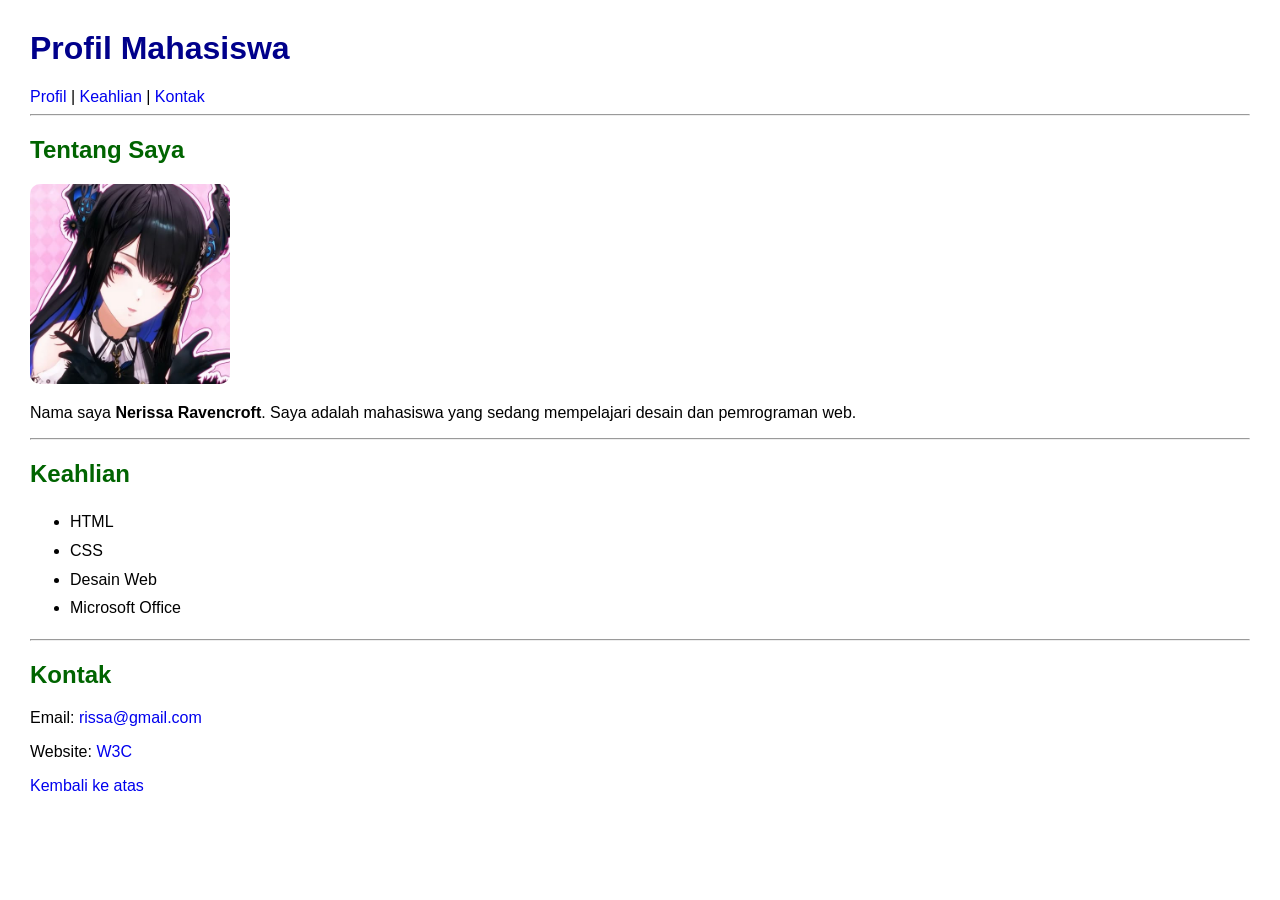
<file: Pertemuan2/index.html>
<!DOCTYPE html>
<html Lang="id">
<head>
    <meta charset="UTF-8">
    <meta nome="viewport" content="width=device-width, initial-scale=1.0">
    <title>Profil Mahasiswa</title>
    <link rel="stylesheet" href="css/style.css">
</head>
<body>
    <!-- Bagian judul halaman -->
    <header id="beranda">
        <h1>Profil Mahasiswa</h1>
        <nav>
            <a href="#profil">Profil</a> |
            <a href="#keahlian">Keahlian</a> |
            <a href="#kontak">Kontak</a>
        </nav>
    </header>
    <hr>
    <!-- Bagian profil -->
    <section id="profil">
        <h2>Tentang Saya</h2>
        <img
            src="images/rissa.jpg"
            alt="Foto profil mahasiswa"
            width="200"
            title="Foto Profil Mahasiswa">
        <p>
            Nama saya <strong>Nerissa Ravencroft</strong>.
            Saya adalah mahasiswa yang sedang mempelajari
            desain dan pemrograman web.
        </p>
    </section>
    <hr>
    <!-- Daftar keahlian -->
    <section id="keahlian">
        <h2>Keahlian</h2>
        <ul class="daftar-keahlian">
            <li>HTML</li>
            <li>CSS</li>
            <li>Desain Web</li>
            <li>Microsoft Office</li>
        </ul>
    </section>
    <hr>
    <!-- Bagian kontak -->
<section id="kontak">
    <h2>Kontak</h2>
    <p>
        Email:
        <a href="mailto:rissa@gmail.com">
        rissa@gmail.com
        </a>
    </p>
    <p>
    Website:
    <a href="https://www.w3.org/"
        target="_blank"
        title="Kunjungi website W3C">
        W3C
    </a>
    </p>
    <p>
        <a href="#beranda">
            Kembali ke atas
        </a>
    </p>
    </section>
</body>
</html>
</file>
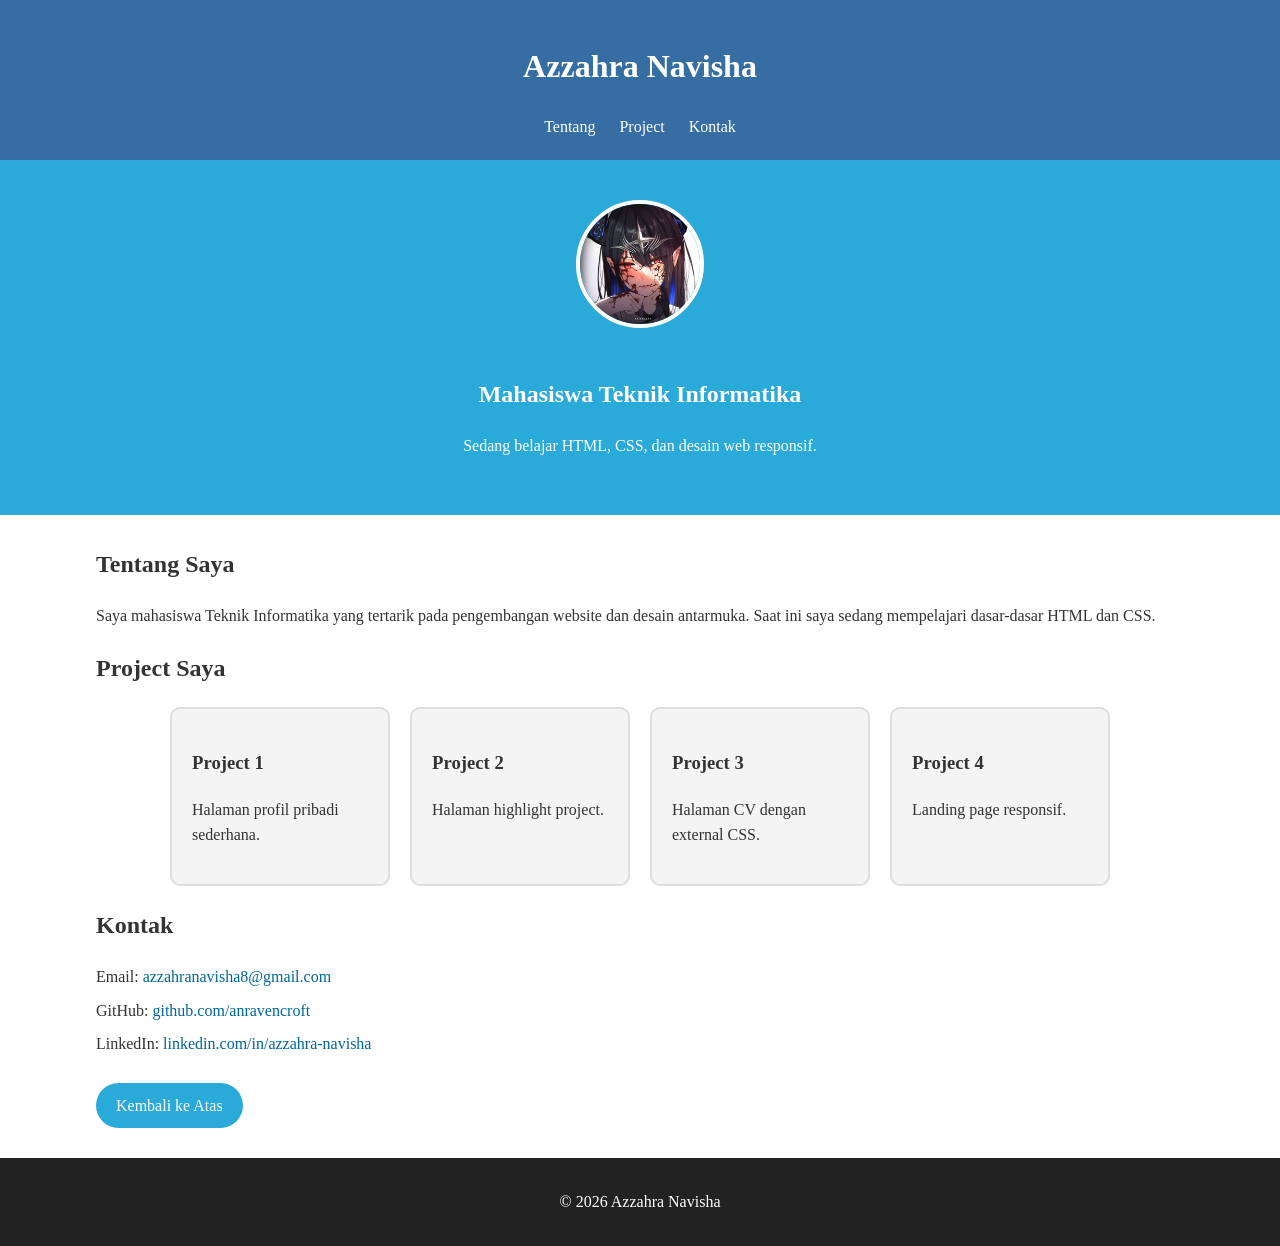
<file: Pertemuan4/index.html>
<!DOCTYPE html>
<html lang="id">

<head>
    <meta charset="UTF-8">
    <meta name="viewport" content="width=device-width, initial-scale=1.0">
    <title>Mini Portfolio</title>
    <link rel="stylesheet" href="css/style.css">
</head>

<body>
    <!-- Elemen Semantik: header -->
    <header>
        <h1>Azzahra Navisha</h1>
        <nav>
            <a href="#tentang">Tentang</a>
            <a href="#project">Project</a>
            <a href="#kontak">Kontak</a>
        </nav>
    </header>

    <!-- id: elemen unik, berisi foto profil -->
    <section id="hero">
        <img class="foto-profil" src="images/F-VbwlOakAAbRek.jpg" alt="Foto Profil Azzahra Navisha">
        <h2>Mahasiswa Teknik Informatika</h2>
        <p>Sedang belajar HTML, CSS, dan desain web responsif.</p>
    </section>

    <main>
        <section id="tentang">
            <h2>Tentang Saya</h2>
            <p>Saya mahasiswa Teknik Informatika yang tertarik pada pengembangan website dan desain antarmuka.
                Saat ini saya sedang mempelajari dasar-dasar HTML dan CSS.
            </p>
        </section>

        <section id="project">
            <h2>Project Saya</h2>
            <!-- class: dipakai berulang untuk 3 card-->
            <div class="card-wrapper">
                <div class="card">
                    <h3>Project 1</h3>
                    <p>Halaman profil pribadi sederhana.</p>
                </div>
                <div class="card">
                    <h3>Project 2</h3>
                    <p>Halaman highlight project.</p>
                </div>
                <div class="card">
                    <h3>Project 3</h3>
                    <p>Halaman CV dengan external CSS.</p>
                </div>
                <div class="card">
                    <h3>Project 4</h3>
                    <p>Landing page responsif.</p>
                </div>
            </div>
        </section>

        <!-- Kontak: internal link, external link, email link -->
        <section id="kontak">
            <h2>Kontak</h2>
            <ul class="kontak-list">
                <li>
                    Email:
                    <a href="mailto: azzahranavisha8@gmail.com">
                        azzahranavisha8@gmail.com
                    </a>
                </li>
                <li>
                    GitHub:
                    <a href="https://github.com/anravencroft" target="_blank">
                        github.com/anravencroft
                    </a>
                </li>
                <li>
                    LinkedIn:
                    <a href="https://www.linkedin.com/in/azzahra-navisha-b00b3b383/?isSelfProfile=true" target="_blank">
                        linkedin.com/in/azzahra-navisha
                    </a>
                </li>
            </ul>
            <a href="hero" class="button">Kembali ke Atas</a>
        </section>
    </main>

    <!-- Elemen Semantik: footer -->
    <footer>
        <p>&copy; 2026 Azzahra Navisha</p>
    </footer>
</body>
</file>
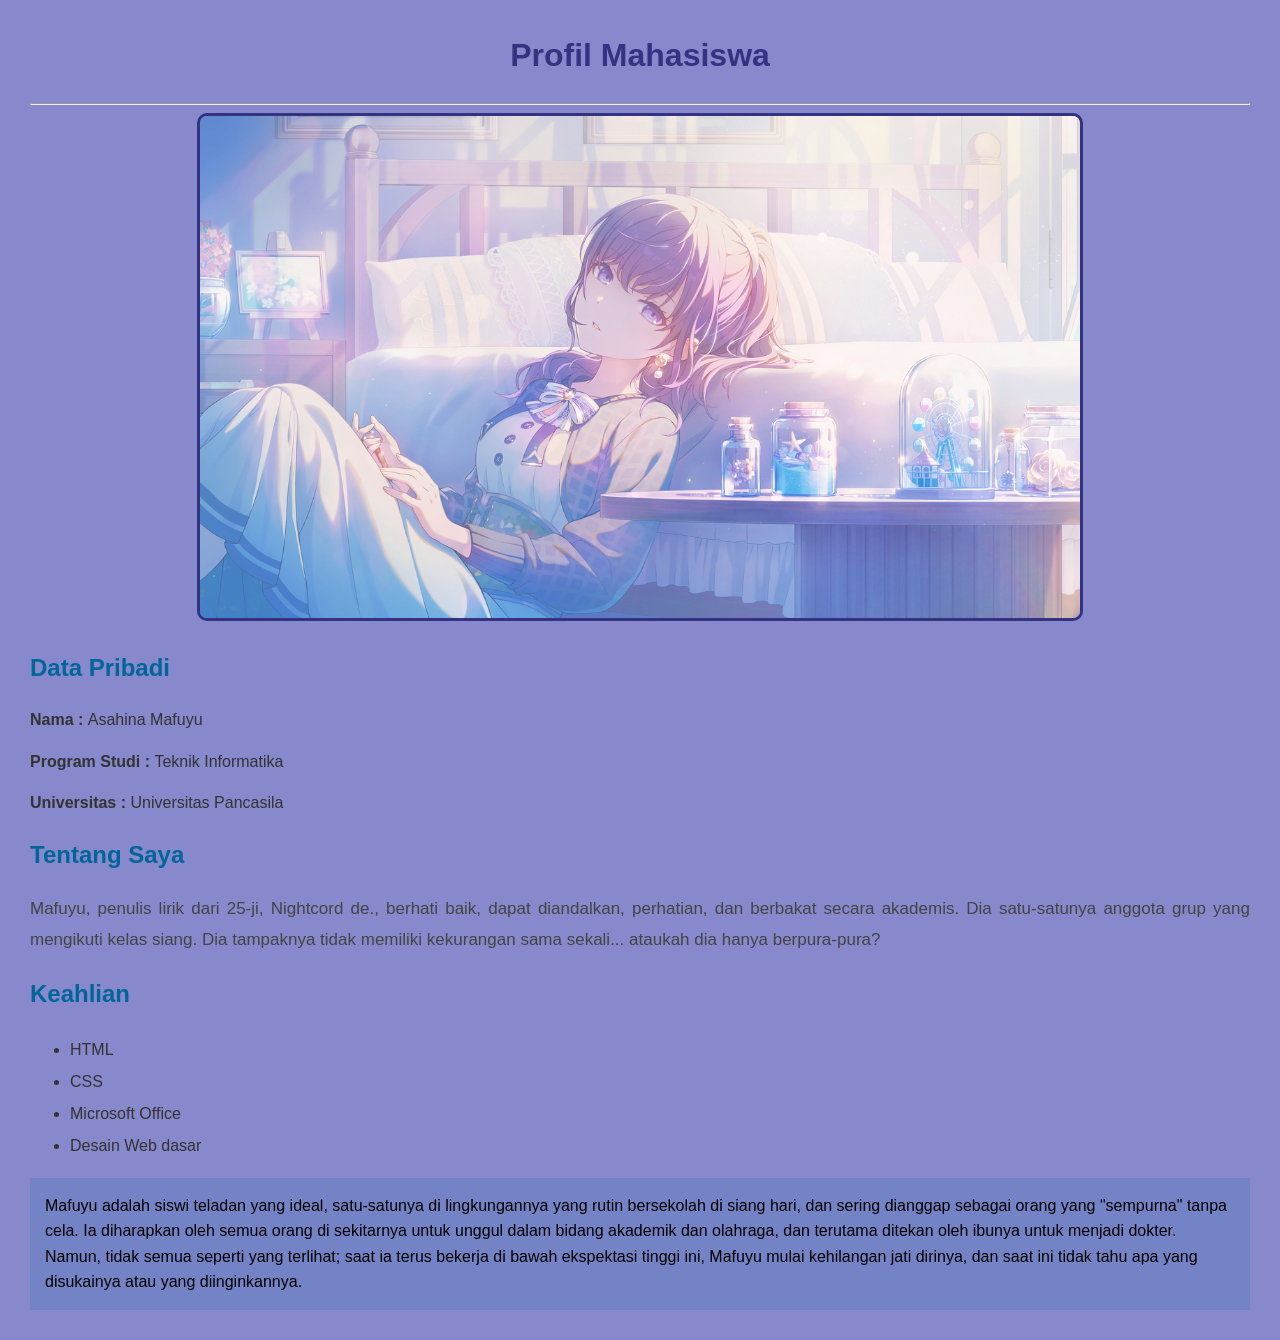
<file: Pertemuan3/CSS Inline/index.html>
<!DOCTYPE html>
<html lang="en">

<head>
    <meta charset="UTF-8">
    <meta name="viewport" content="width=device-width, initial-scale=1.0">
    <title>Profil Mahasiswa</title>
</head>

<body style="font-family: Arial, Helvetica, sans-serif;
                background-color: #8888cc;
                margin: 30px;
                line-height: 1.6;">
    <h1 style="
                color: #333381;
                font-size: 32px;
                font-weight: bold;
                text-align: center;">
        Profil Mahasiswa
    </h1>
    <hr />
    <div style="text-align: center;">
        <img src="images/Mafuyu_54_trained_art.png" alt="Foto Profil Mahasiswa" width="880" style="border-radius: 10px; 
            border: 3px solid #333381;">
    </div>
    <div>
        <h2 style="color: rgb(0, 102, 153); font-size: 24px;">Data Pribadi</h2>
        <p style="color: #333333; font-size: 16px;">
            <strong>Nama : </strong>Asahina Mafuyu
        </p>
        <p style="color: #333333; font-size: 16px;">
            <strong>Program Studi : </strong>Teknik Informatika
        </p>
        <p style="color: #333333; font-size: 16px;">
            <strong>Universitas : </strong>Universitas Pancasila
        </p>

        <h2 style="color: rgb(0, 102, 153); font-size: 24px" ;>Tentang Saya</h2>
        <p style="
                color: #444444;
                font-size: 17px;
                line-height: 1.8;
                text-align: justify;">
            Mafuyu, penulis lirik dari 25-ji, Nightcord de., berhati baik, dapat diandalkan, perhatian, dan berbakat
            secara akademis.
            Dia satu-satunya anggota grup yang mengikuti kelas siang.
            Dia tampaknya tidak memiliki kekurangan sama sekali... ataukah dia hanya berpura-pura?</p>
        <h2 style="color: rgb(0, 102, 153); font-size: 24px" ;>Keahlian</h2>
        <ul style="color: #333333; font-size: 16px; line-height: 2">
            <li>HTML</li>
            <li>CSS</li>
            <li>Microsoft Office</li>
            <li>Desain Web dasar</li>
        </ul>
        <p style="
                background-color: rgb(0, 102, 153, 0.15);
                padding: 15px;
                font-size: 16px;">
            Mafuyu adalah siswi teladan yang ideal, satu-satunya di lingkungannya yang rutin bersekolah
            di siang hari, dan sering dianggap sebagai orang yang "sempurna" tanpa cela. Ia diharapkan
            oleh semua orang di sekitarnya untuk unggul dalam bidang akademik dan olahraga, dan terutama
            ditekan oleh ibunya untuk menjadi dokter. Namun, tidak semua seperti yang terlihat;
            saat ia terus bekerja di bawah ekspektasi tinggi ini, Mafuyu mulai kehilangan jati dirinya,
            dan saat ini tidak tahu apa yang disukainya atau yang diinginkannya.</p>
    </div>
</body>

</html>
</file>
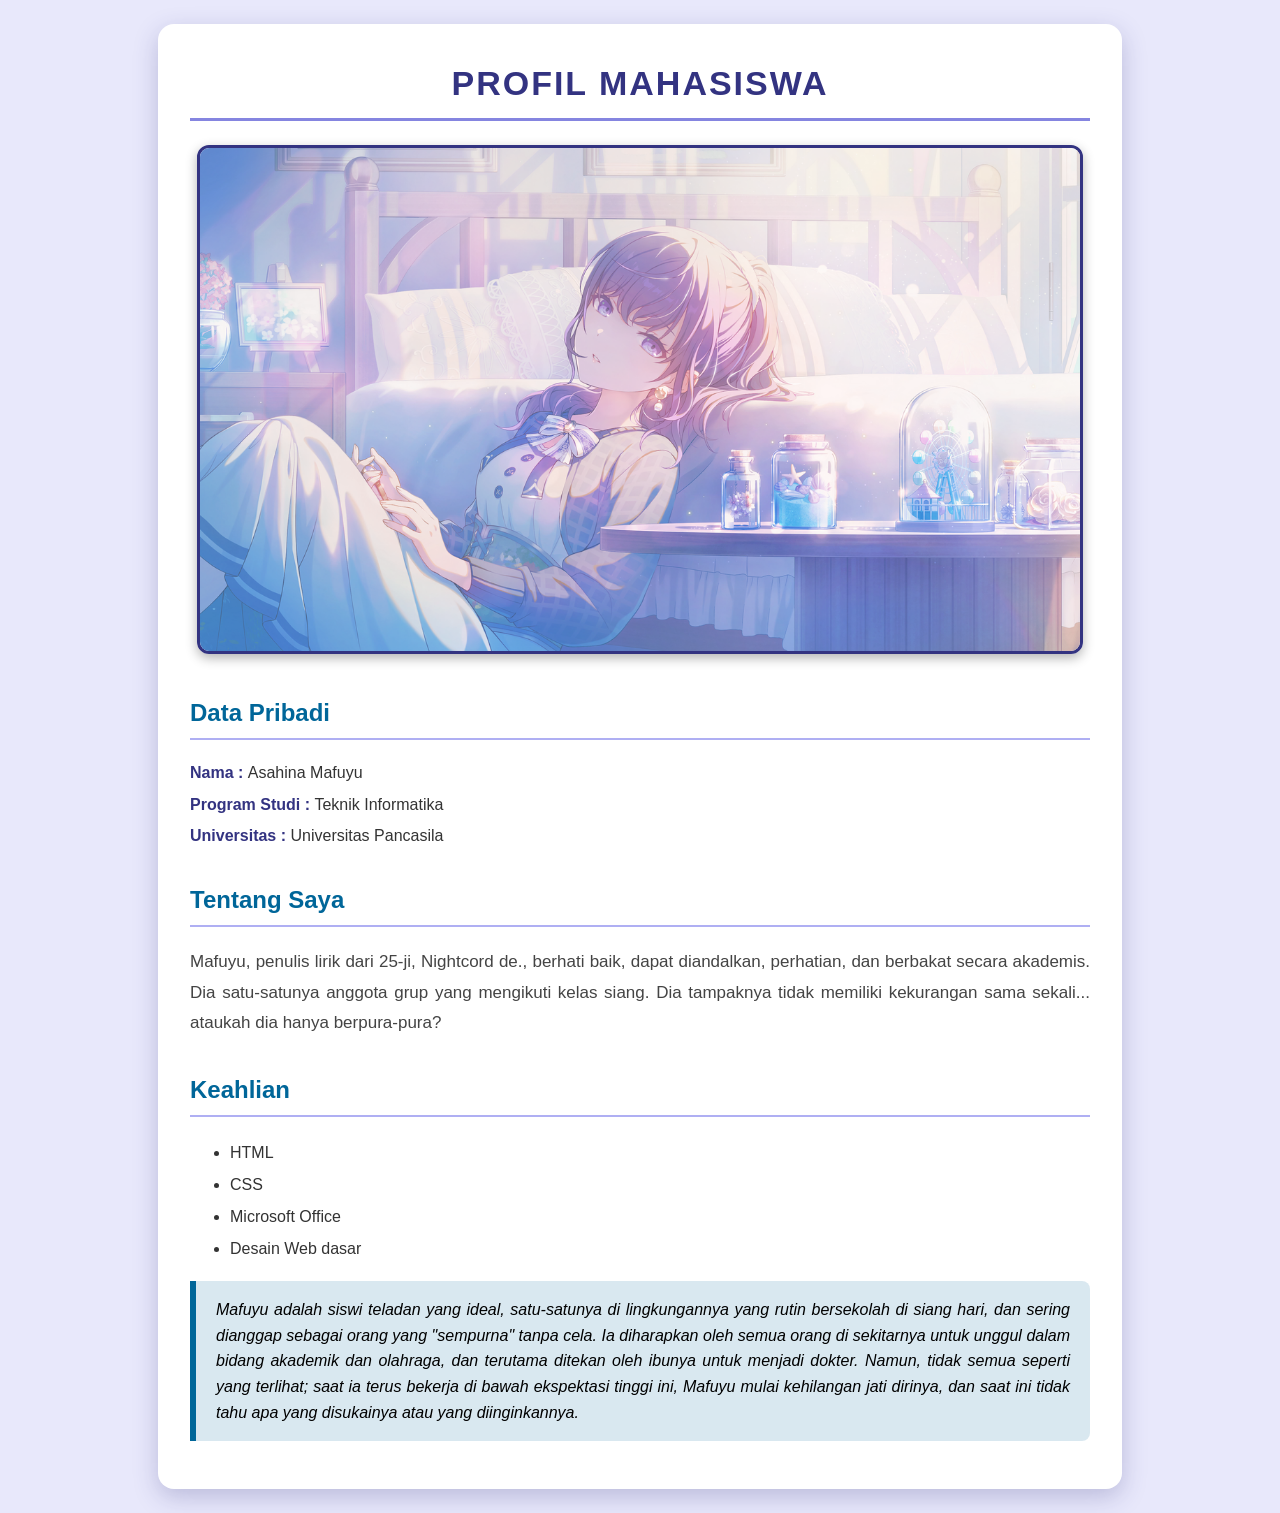
<file: Pertemuan3/Tugas/index.html>
<!DOCTYPE html>
<html lang="id">

<head>
    <meta charset="UTF-8">
    <meta name="viewport" content="width=device-width, initial-scale=1.0">
    <title>Profil Mahasiswa</title>
</head>

<body style="font-family: 'Segoe UI', Arial, Helvetica, sans-serif;
             background-color: #e8e8fb;
             margin: 0;
             padding: 24px 16px;
             line-height: 1.6;">

    <div style="max-width: 900px;
                margin: 0 auto;
                background-color: white;
                padding: 32px;
                border-radius: 16px;
                box-shadow: 0 8px 24px rgba(51, 51, 129, 0.25);">

        <h1 style="color: #333381;
                   font-size: 34px;
                   font-weight: bold;
                   text-align: center;
                   letter-spacing: 2px;
                   text-transform: uppercase;
                   margin-top: 0;
                   margin-bottom: 8px;">
            Profil Mahasiswa
        </h1>
        <hr style="border: none; border-top: 3px solid hsl(240, 60%, 70%); margin-bottom: 24px;" />

        <div style="text-align: center;">
            <img src="images/Mafuyu_54_trained_art.png" alt="Foto Profil Mahasiswa" style="width: 100%;
                       max-width: 880px;
                       height: auto;
                       border-radius: 12px;
                       border: 3px solid #333381;
                       box-shadow: 0 4px 12px rgba(0, 0, 0, 0.3);">
        </div>

        <div>
            <h2 style="color: rgb(0, 102, 153);
                       font-size: 24px;
                       border-bottom: 2px solid #afaff3;
                       padding-bottom: 6px;
                       margin-top: 32px;">Data Pribadi</h2>
            <p style="color: #333333; font-size: 16px; margin: 6px 0;">
                <strong style="color: #333381;">Nama : </strong>Asahina Mafuyu
            </p>
            <p style="color: #333333; font-size: 16px; margin: 6px 0;">
                <strong style="color: #333381;">Program Studi : </strong>Teknik Informatika
            </p>
            <p style="color: #333333; font-size: 16px; margin: 6px 0;">
                <strong style="color: #333381;">Universitas : </strong>Universitas Pancasila
            </p>

            <h2 style="color: rgb(0, 102, 153);
                       font-size: 24px;
                       border-bottom: 2px solid #afaff3;
                       padding-bottom: 6px;
                       margin-top: 32px;">Tentang Saya</h2>
            <p style="color: #444444;
                      font-size: 17px;
                      line-height: 1.8;
                      text-align: justify;">
                Mafuyu, penulis lirik dari 25-ji, Nightcord de., berhati baik, dapat diandalkan, perhatian, dan
                berbakat secara akademis.
                Dia satu-satunya anggota grup yang mengikuti kelas siang.
                Dia tampaknya tidak memiliki kekurangan sama sekali... ataukah dia hanya berpura-pura?</p>

            <h2 style="color: rgb(0, 102, 153);
                       font-size: 24px;
                       border-bottom: 2px solid #afaff3;
                       padding-bottom: 6px;
                       margin-top: 32px;">Keahlian</h2>
            <ul style="color: #333333; font-size: 16px; line-height: 2; font-weight: 500;">
                <li>HTML</li>
                <li>CSS</li>
                <li>Microsoft Office</li>
                <li>Desain Web dasar</li>
            </ul>

            <p style="background-color: rgba(0, 102, 153, 0.15);
                      border-left: 6px solid #006699;
                      border-radius: 0 8px 8px 0;
                      padding: 16px 20px;
                      font-size: 16px;
                      font-style: italic;
                      text-align: justify;">
                Mafuyu adalah siswi teladan yang ideal, satu-satunya di lingkungannya yang rutin bersekolah
                di siang hari, dan sering dianggap sebagai orang yang "sempurna" tanpa cela. Ia diharapkan
                oleh semua orang di sekitarnya untuk unggul dalam bidang akademik dan olahraga, dan terutama
                ditekan oleh ibunya untuk menjadi dokter. Namun, tidak semua seperti yang terlihat;
                saat ia terus bekerja di bawah ekspektasi tinggi ini, Mafuyu mulai kehilangan jati dirinya,
                dan saat ini tidak tahu apa yang disukainya atau yang diinginkannya.</p>
        </div>
    </div>
</body>

</html>
</file>
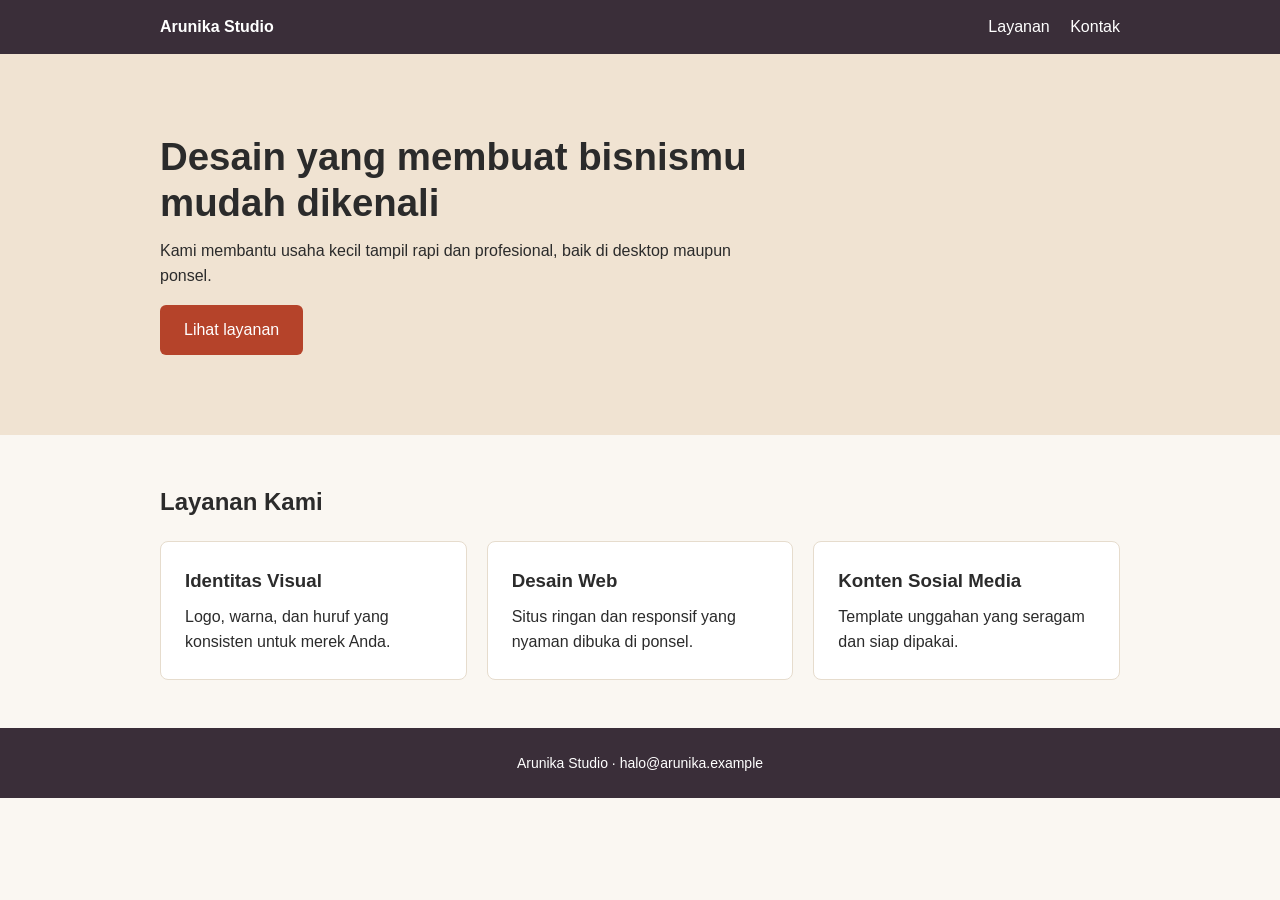
<file: Pertemuan4/Tugas/index.html>
<!DOCTYPE html>
<html lang="id">

<head>
    <meta charset="UTF-8">
    <meta name="viewport" content="width=device-width, initial-scale=1">
    <title>Arunika Studio</title>
    <link rel="stylesheet" href="style.css">
</head>

<body>
    <header class="site-header">
        <div class="container bar">
            <strong class="brand">Arunika Studio</strong>
            <nav>
                <a href="#layanan">Layanan</a>
                <a href="#kontak">Kontak</a>
            </nav>
        </div>
    </header>

    <main>
        <section class="hero">
            <div class="container">
                <h1>Desain yang membuat bisnismu mudah dikenali</h1>
                <p>Kami membantu usaha kecil tampil rapi dan profesional, baik di desktop maupun ponsel.</p>
                <a class="button" href="#layanan">Lihat layanan</a>
            </div>
        </section>

        <section id="layanan" class="container section">
            <h2>Layanan Kami</h2>
            <div class="grid">
                <article class="card">
                    <h3>Identitas Visual</h3>
                    <p>Logo, warna, dan huruf yang konsisten untuk merek Anda.</p>
                </article>
                <article class="card">
                    <h3>Desain Web</h3>
                    <p>Situs ringan dan responsif yang nyaman dibuka di ponsel.</p>
                </article>
                <article class="card">
                    <h3>Konten Sosial Media</h3>
                    <p>Template unggahan yang seragam dan siap dipakai.</p>
                </article>
            </div>
        </section>
    </main>

    <footer id="kontak" class="site-footer">
        <p>Arunika Studio &middot; halo@arunika.example</p>
    </footer>
</body>

</html>
</file>
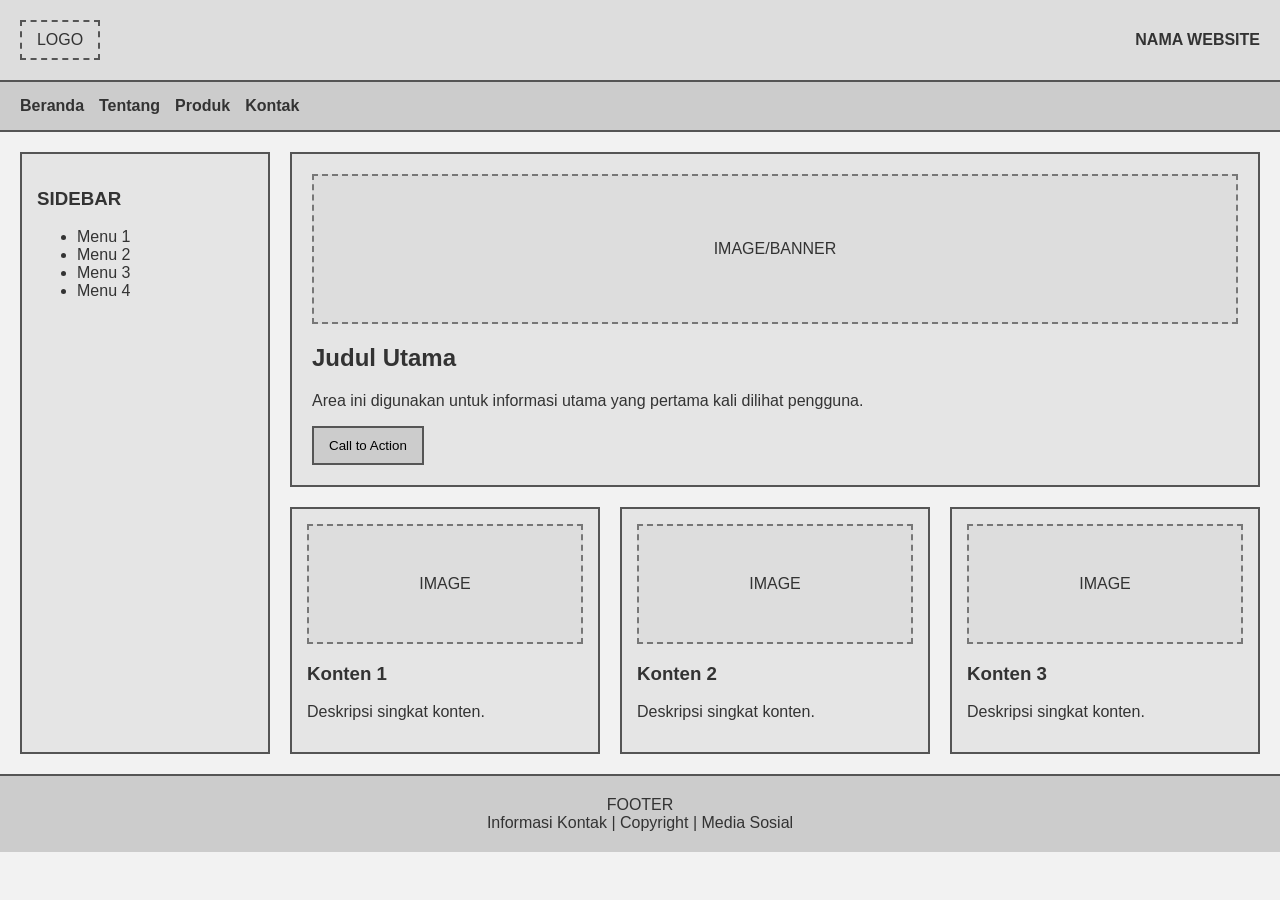
<file: Pertemuan5/Low Fid/index.html>
<!doctype html>
<html lang="id">
  <head>
    <meta charset="UTF-8" />
    <meta name="viewport" content="width=device-width, initial-scale=1.0" />
    <title>Low Fidelity Wireframe</title>
    <link rel="stylesheet" href="css/style.css" />
  </head>
  <body>
    <!-- Header -->
    <header class="header">
      <div class="logo">LOGO</div>
      <div class="judul">NAMA WEBSITE</div>
    </header>

    <!-- Navbar -->
    <nav class="navbar">
      <a href="#">Beranda</a>
      <a href="#">Tentang</a>
      <a href="#">Produk</a>
      <a href="#">Kontak</a>
    </nav>

    <!-- Layout utama -->
    <main class="layout">
      <!-- Sidebar -->
      <aside class="sidebar">
        <h3>SIDEBAR</h3>
        <ul>
          <li>Menu 1</li>
          <li>Menu 2</li>
          <li>Menu 3</li>
          <li>Menu 4</li>
        </ul>
      </aside>

      <!-- Content -->
      <section class="content">
        <div class="hero">
          <div class="image-placeholder">IMAGE/BANNER</div>
          <h1>Judul Utama</h1>
          <p>
            Area ini digunakan untuk informasi utama yang pertama kali dilihat
            pengguna.
          </p>
          <button>Call to Action</button>
        </div>

        <!-- Card -->
        <div class="card-container">
          <div class="card">
            <div class="gambar-card">IMAGE</div>
            <h3>Konten 1</h3>
            <p>Deskripsi singkat konten.</p>
          </div>
          <div class="card">
            <div class="gambar-card">IMAGE</div>
            <h3>Konten 2</h3>
            <p>Deskripsi singkat konten.</p>
          </div>
          <div class="card">
            <div class="gambar-card">IMAGE</div>
            <h3>Konten 3</h3>
            <p>Deskripsi singkat konten.</p>
          </div>
        </div>
      </section>
    </main>

    <!-- Footer -->
    <footer class="footer">
      FOOTER<br />
      Informasi Kontak | Copyright | Media Sosial
    </footer>
  </body>
</html>
</file>
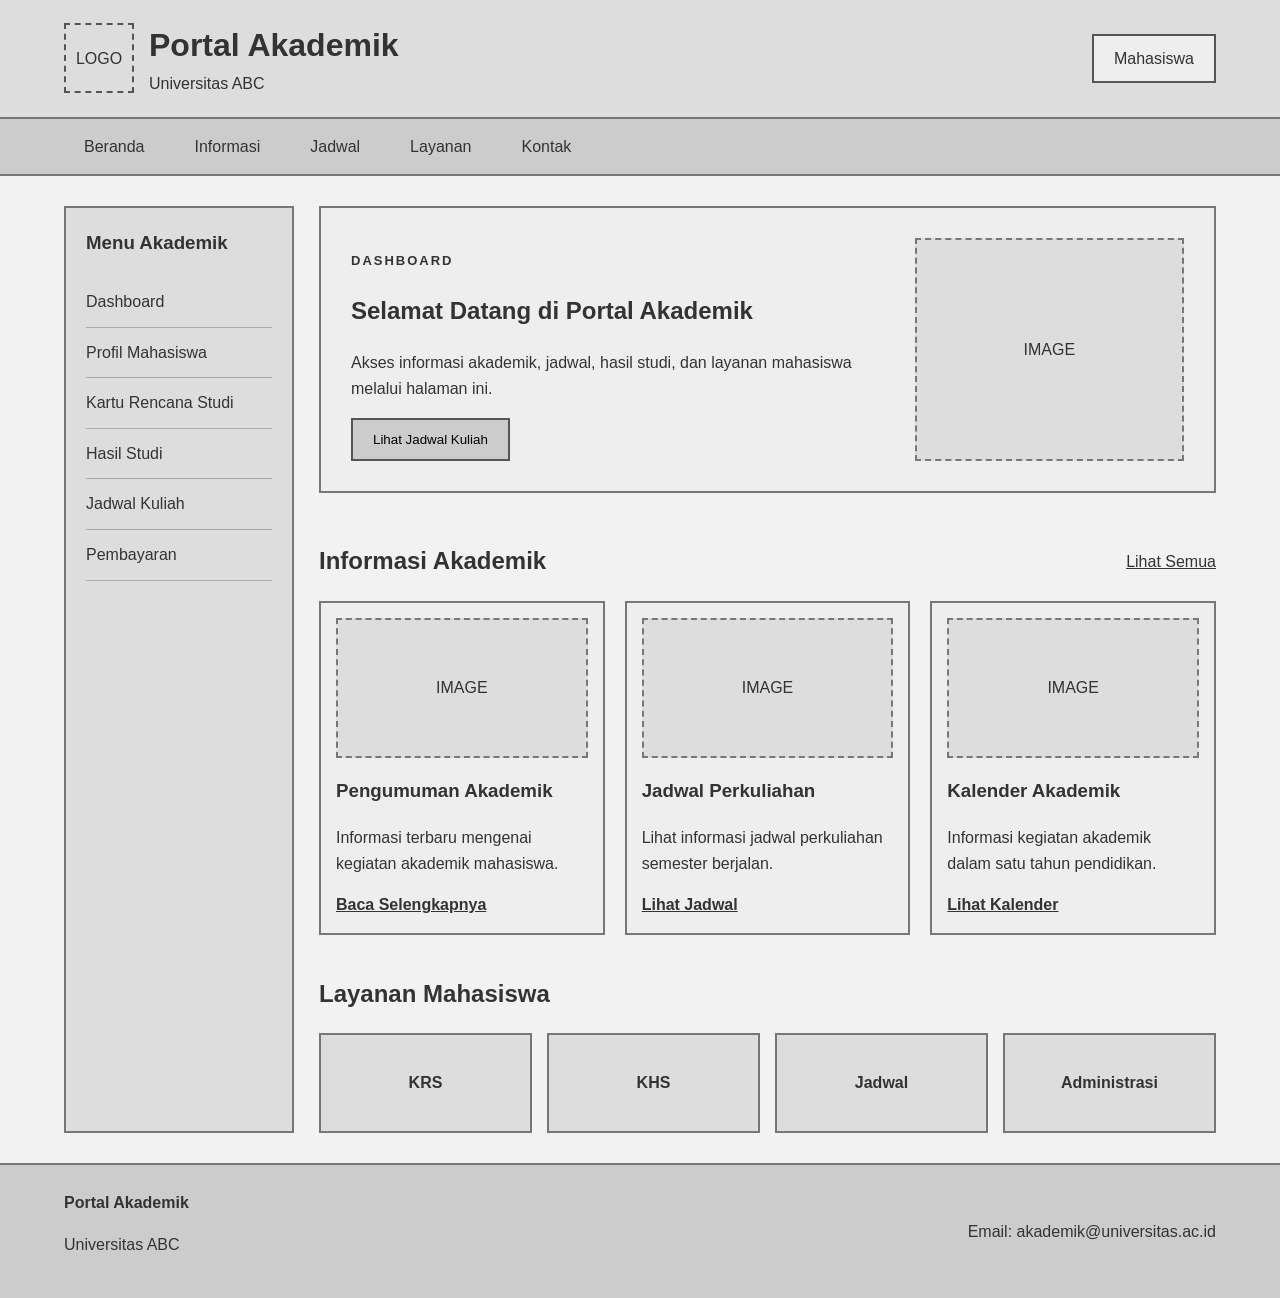
<file: Pertemuan5/Mid Fid/index.html>
<!doctype html>
<html lang="id">
  <head>
    <meta charset="UTF-8" />
    <meta name="viewport" content="width=device-width, initial-scale=1.0" />
    <title>Wireframe Portal Akademik</title>
    <link rel="stylesheet" href="css/style.css" />
  </head>
  <body>
    <!-- Header -->
    <header>
      <div class="container header-wrapper">
        <div class="brand">
          <div class="logo-placeholder">LOGO</div>
          <div>
            <h1>Portal Akademik</h1>
            <p>Universitas ABC</p>
          </div>
        </div>
        <div class="profile">Mahasiswa</div>
      </div>
    </header>

    <!-- Navigation -->
    <nav>
      <div class="container nav-wrapper">
        <a href="#beranda">Beranda</a>
        <a href="#informasi">Informasi</a>
        <a href="#jadwal">Jadwal</a>
        <a href="#layanan">Layanan</a>
        <a href="#kontak">Kontak</a>
      </div>
    </nav>

    <!-- Main -->
    <main class="container main-layout">
      <!-- Sidebar -->
      <aside class="sidebar">
        <h3>Menu Akademik</h3>
        <a href="#">Dashboard</a>
        <a href="#">Profil Mahasiswa</a>
        <a href="#">Kartu Rencana Studi</a>
        <a href="#">Hasil Studi</a>
        <a href="#">Jadwal Kuliah</a>
        <a href="#">Pembayaran</a>
      </aside>

      <!-- Main Content -->
      <section class="content">
        <!-- Hero -->
        <section id="beranda" class="hero">
          <div class="hero-text">
            <p class="label">DASHBOARD</p>
            <h2>Selamat Datang di Portal Akademik</h2>
            <p>
              Akses informasi akademik, jadwal, hasil studi, dan layanan
              mahasiswa melalui halaman ini.
            </p>
            <button>Lihat Jadwal Kuliah</button>
          </div>
          <div class="hero-image">IMAGE</div>
        </section>

        <!-- Informasi -->
        <section id="informasi">
          <div class="section-title">
            <h2>Informasi Akademik</h2>
            <a href="#"> Lihat Semua </a>
          </div>
          <div class="card-grid">
            <article class="card">
              <div class="card-image">IMAGE</div>
              <h3>Pengumuman Akademik</h3>
              <p>Informasi terbaru mengenai kegiatan akademik mahasiswa.</p>
              <a href="#"> Baca Selengkapnya </a>
            </article>
            <article class="card">
              <div class="card-image">IMAGE</div>
              <h3>Jadwal Perkuliahan</h3>
              <p>Lihat informasi jadwal perkuliahan semester berjalan.</p>
              <a href="#"> Lihat Jadwal </a>
            </article>
            <article class="card">
              <div class="card-image">IMAGE</div>
              <h3>Kalender Akademik</h3>
              <p>Informasi kegiatan akademik dalam satu tahun pendidikan.</p>
              <a href="#"> Lihat Kalender </a>
            </article>
          </div>
        </section>

        <!-- Layanan -->
        <section id="layanan" class="layanan">
          <h2>Layanan Mahasiswa</h2>
          <div class="layanan-grid">
            <div class="layanan-item">KRS</div>
            <div class="layanan-item">KHS</div>
            <div class="layanan-item">Jadwal</div>
            <div class="layanan-item">Administrasi</div>
          </div>
        </section>
      </section>
    </main>

    <!-- Footer -->
    <footer id="kontak">
      <div class="container footer-wrapper">
        <div>
          <strong>Portal Akademik</strong>
          <p>Universitas ABC</p>
        </div>
        <div>Email: akademik@universitas.ac.id</div>
      </div>
    </footer>
  </body>
</html>
</file>
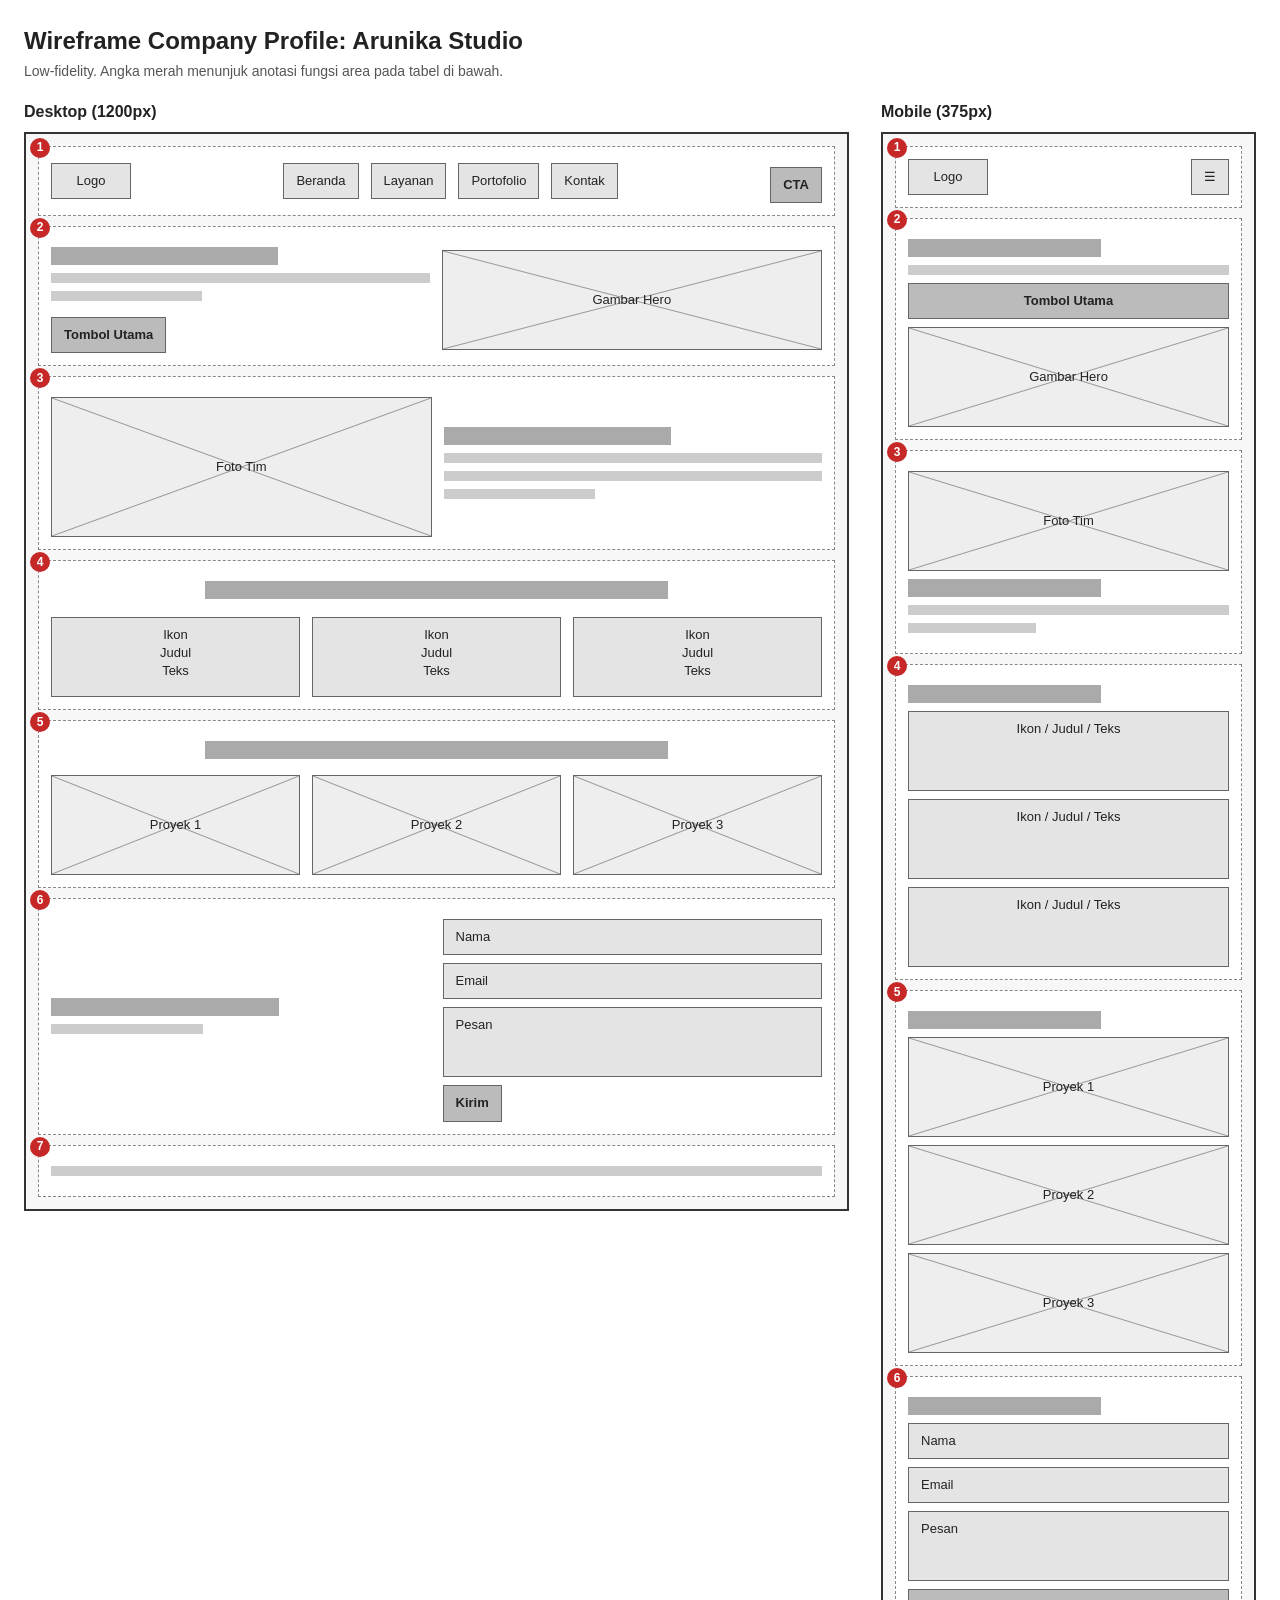
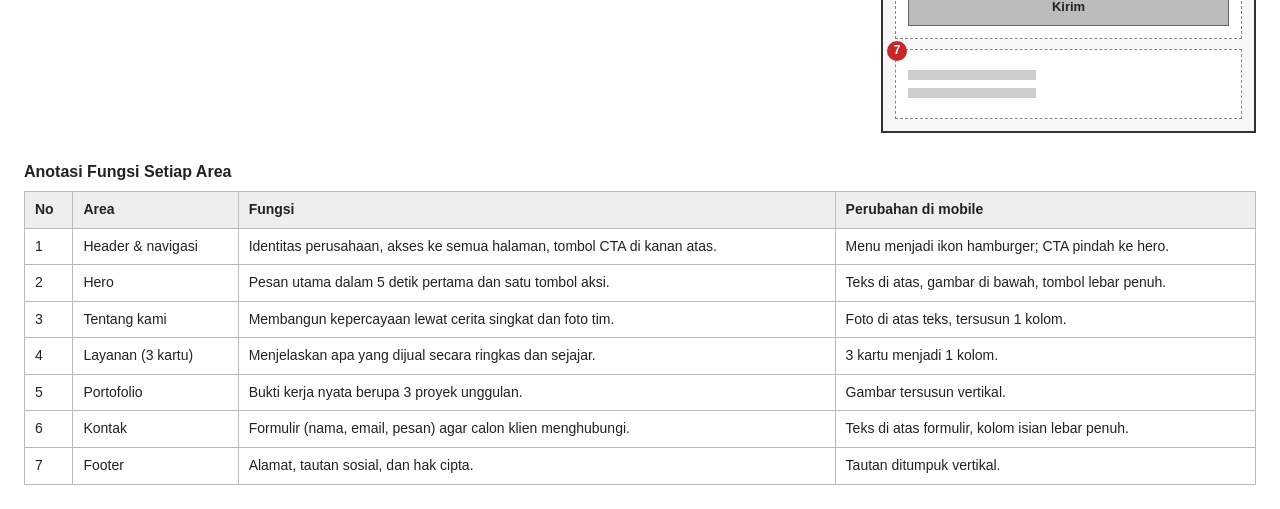
<file: Pertemuan5/Tugas/index.html>
<!DOCTYPE html>
<html lang="id">

<head>
    <meta charset="UTF-8">
    <meta name="viewport" content="width=device-width, initial-scale=1">
    <title>Wireframe Company Profile - Arunika Studio</title>
    <link rel="stylesheet" href="style.css">
</head>

<body>
    <h1 class="page-title">Wireframe Company Profile: Arunika Studio</h1>
    <p class="page-sub">Low-fidelity. Angka merah menunjuk anotasi fungsi area pada tabel di bawah.</p>

    <div class="frames">
        <!-- DESKTOP -->
        <section id="desktop-frame" class="frame desktop">
            <h2>Desktop (1200px)</h2>
            <div class="wf">
                <header class="wf-row between"><span class="b">1</span>
                    <div class="box w-logo">Logo</div>
                    <div class="wf-row gap">
                        <div class="box">Beranda</div>
                        <div class="box">Layanan</div>
                        <div class="box">Portofolio</div>
                        <div class="box">Kontak</div>
                    </div>
                    <div class="box cta">CTA</div>
                </header>
                <section class="wf-row gap hero"><span class="b">2</span>
                    <div class="grow">
                        <div class="line h1"></div>
                        <div class="line"></div>
                        <div class="line short"></div>
                        <div class="box cta">Tombol Utama</div>
                    </div>
                    <div class="ph grow">Gambar Hero</div>
                </section>
                <section class="wf-row gap"><span class="b">3</span>
                    <div class="ph grow tall">Foto Tim</div>
                    <div class="grow">
                        <div class="line h1"></div>
                        <div class="line"></div>
                        <div class="line"></div>
                        <div class="line short"></div>
                    </div>
                </section>
                <section><span class="b">4</span>
                    <div class="line h1 center"></div>
                    <div class="wf-row gap cards">
                        <div class="box card">Ikon<br>Judul<br>Teks</div>
                        <div class="box card">Ikon<br>Judul<br>Teks</div>
                        <div class="box card">Ikon<br>Judul<br>Teks</div>
                    </div>
                </section>
                <section><span class="b">5</span>
                    <div class="line h1 center"></div>
                    <div class="wf-row gap">
                        <div class="ph grow">Proyek 1</div>
                        <div class="ph grow">Proyek 2</div>
                        <div class="ph grow">Proyek 3</div>
                    </div>
                </section>
                <section class="wf-row gap"><span class="b">6</span>
                    <div class="grow">
                        <div class="line h1"></div>
                        <div class="line short"></div>
                    </div>
                    <div class="grow">
                        <div class="box field">Nama</div>
                        <div class="box field">Email</div>
                        <div class="box field tall2">Pesan</div>
                        <div class="box cta">Kirim</div>
                    </div>
                </section>
                <footer class="wf-row between"><span class="b">7</span>
                    <div class="line short"></div>
                    <div class="line short"></div>
                    <div class="line short"></div>
                </footer>
            </div>
        </section>

        <!-- MOBILE -->
        <section id="mobile-frame" class="frame mobile">
            <h2>Mobile (375px)</h2>
            <div class="wf">
                <header class="wf-row between"><span class="b">1</span>
                    <div class="box w-logo">Logo</div>
                    <div class="box">&#9776;</div>
                </header>
                <section><span class="b">2</span>
                    <div class="line h1"></div>
                    <div class="line"></div>
                    <div class="box cta">Tombol Utama</div>
                    <div class="ph">Gambar Hero</div>
                </section>
                <section><span class="b">3</span>
                    <div class="ph">Foto Tim</div>
                    <div class="line h1"></div>
                    <div class="line"></div>
                    <div class="line short"></div>
                </section>
                <section><span class="b">4</span>
                    <div class="line h1"></div>
                    <div class="box card">Ikon / Judul / Teks</div>
                    <div class="box card">Ikon / Judul / Teks</div>
                    <div class="box card">Ikon / Judul / Teks</div>
                </section>
                <section><span class="b">5</span>
                    <div class="line h1"></div>
                    <div class="ph">Proyek 1</div>
                    <div class="ph">Proyek 2</div>
                    <div class="ph">Proyek 3</div>
                </section>
                <section><span class="b">6</span>
                    <div class="line h1"></div>
                    <div class="box field">Nama</div>
                    <div class="box field">Email</div>
                    <div class="box field tall2">Pesan</div>
                    <div class="box cta">Kirim</div>
                </section>
                <footer><span class="b">7</span>
                    <div class="line short"></div>
                    <div class="line short"></div>
                </footer>
            </div>
        </section>
    </div>

    <h2 class="legend-title">Anotasi Fungsi Setiap Area</h2>
    <div class="table-wrap">
        <table>
            <thead>
                <tr>
                    <th>No</th>
                    <th>Area</th>
                    <th>Fungsi</th>
                    <th>Perubahan di mobile</th>
                </tr>
            </thead>
            <tbody>
                <tr>
                    <td>1</td>
                    <td>Header &amp; navigasi</td>
                    <td>Identitas perusahaan, akses ke semua halaman, tombol CTA di kanan atas.</td>
                    <td>Menu menjadi ikon hamburger; CTA pindah ke hero.</td>
                </tr>
                <tr>
                    <td>2</td>
                    <td>Hero</td>
                    <td>Pesan utama dalam 5 detik pertama dan satu tombol aksi.</td>
                    <td>Teks di atas, gambar di bawah, tombol lebar penuh.</td>
                </tr>
                <tr>
                    <td>3</td>
                    <td>Tentang kami</td>
                    <td>Membangun kepercayaan lewat cerita singkat dan foto tim.</td>
                    <td>Foto di atas teks, tersusun 1 kolom.</td>
                </tr>
                <tr>
                    <td>4</td>
                    <td>Layanan (3 kartu)</td>
                    <td>Menjelaskan apa yang dijual secara ringkas dan sejajar.</td>
                    <td>3 kartu menjadi 1 kolom.</td>
                </tr>
                <tr>
                    <td>5</td>
                    <td>Portofolio</td>
                    <td>Bukti kerja nyata berupa 3 proyek unggulan.</td>
                    <td>Gambar tersusun vertikal.</td>
                </tr>
                <tr>
                    <td>6</td>
                    <td>Kontak</td>
                    <td>Formulir (nama, email, pesan) agar calon klien menghubungi.</td>
                    <td>Teks di atas formulir, kolom isian lebar penuh.</td>
                </tr>
                <tr>
                    <td>7</td>
                    <td>Footer</td>
                    <td>Alamat, tautan sosial, dan hak cipta.</td>
                    <td>Tautan ditumpuk vertikal.</td>
                </tr>
            </tbody>
        </table>
    </div>
</body>

</html>
</file>
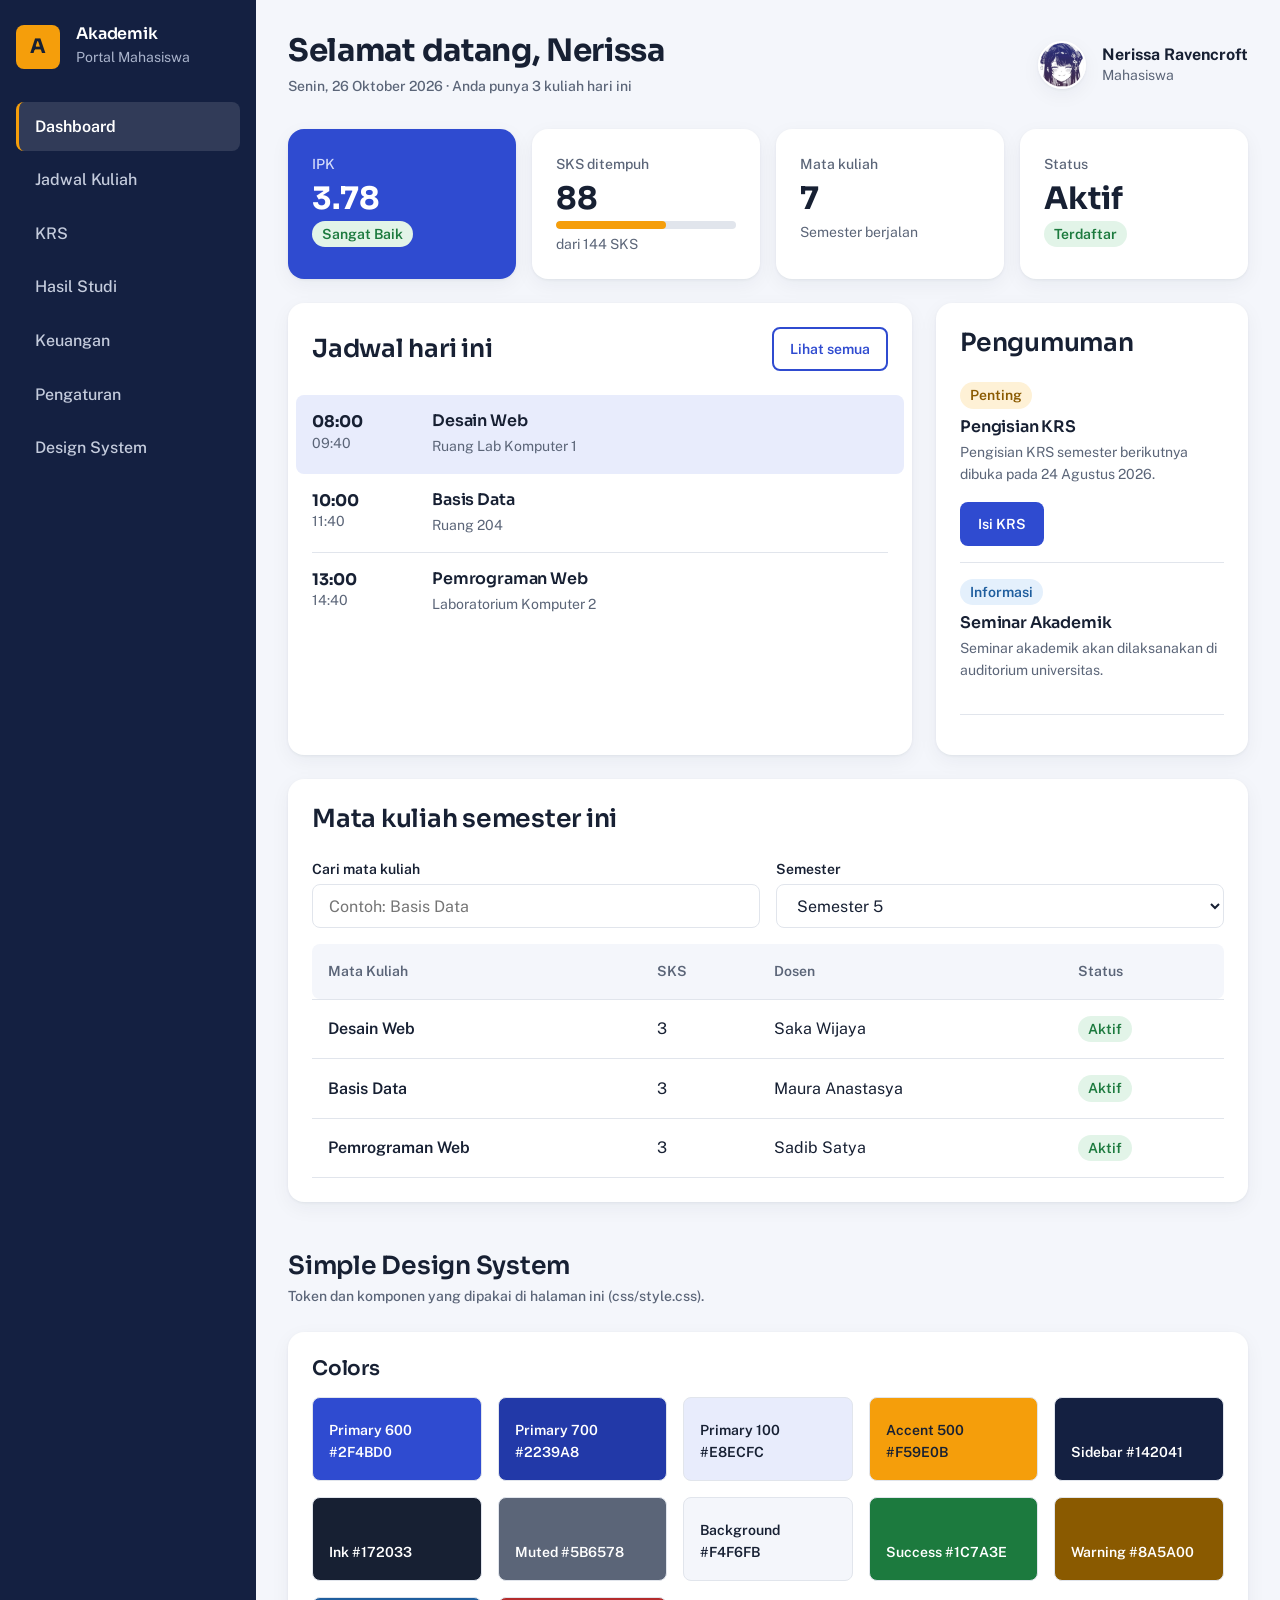
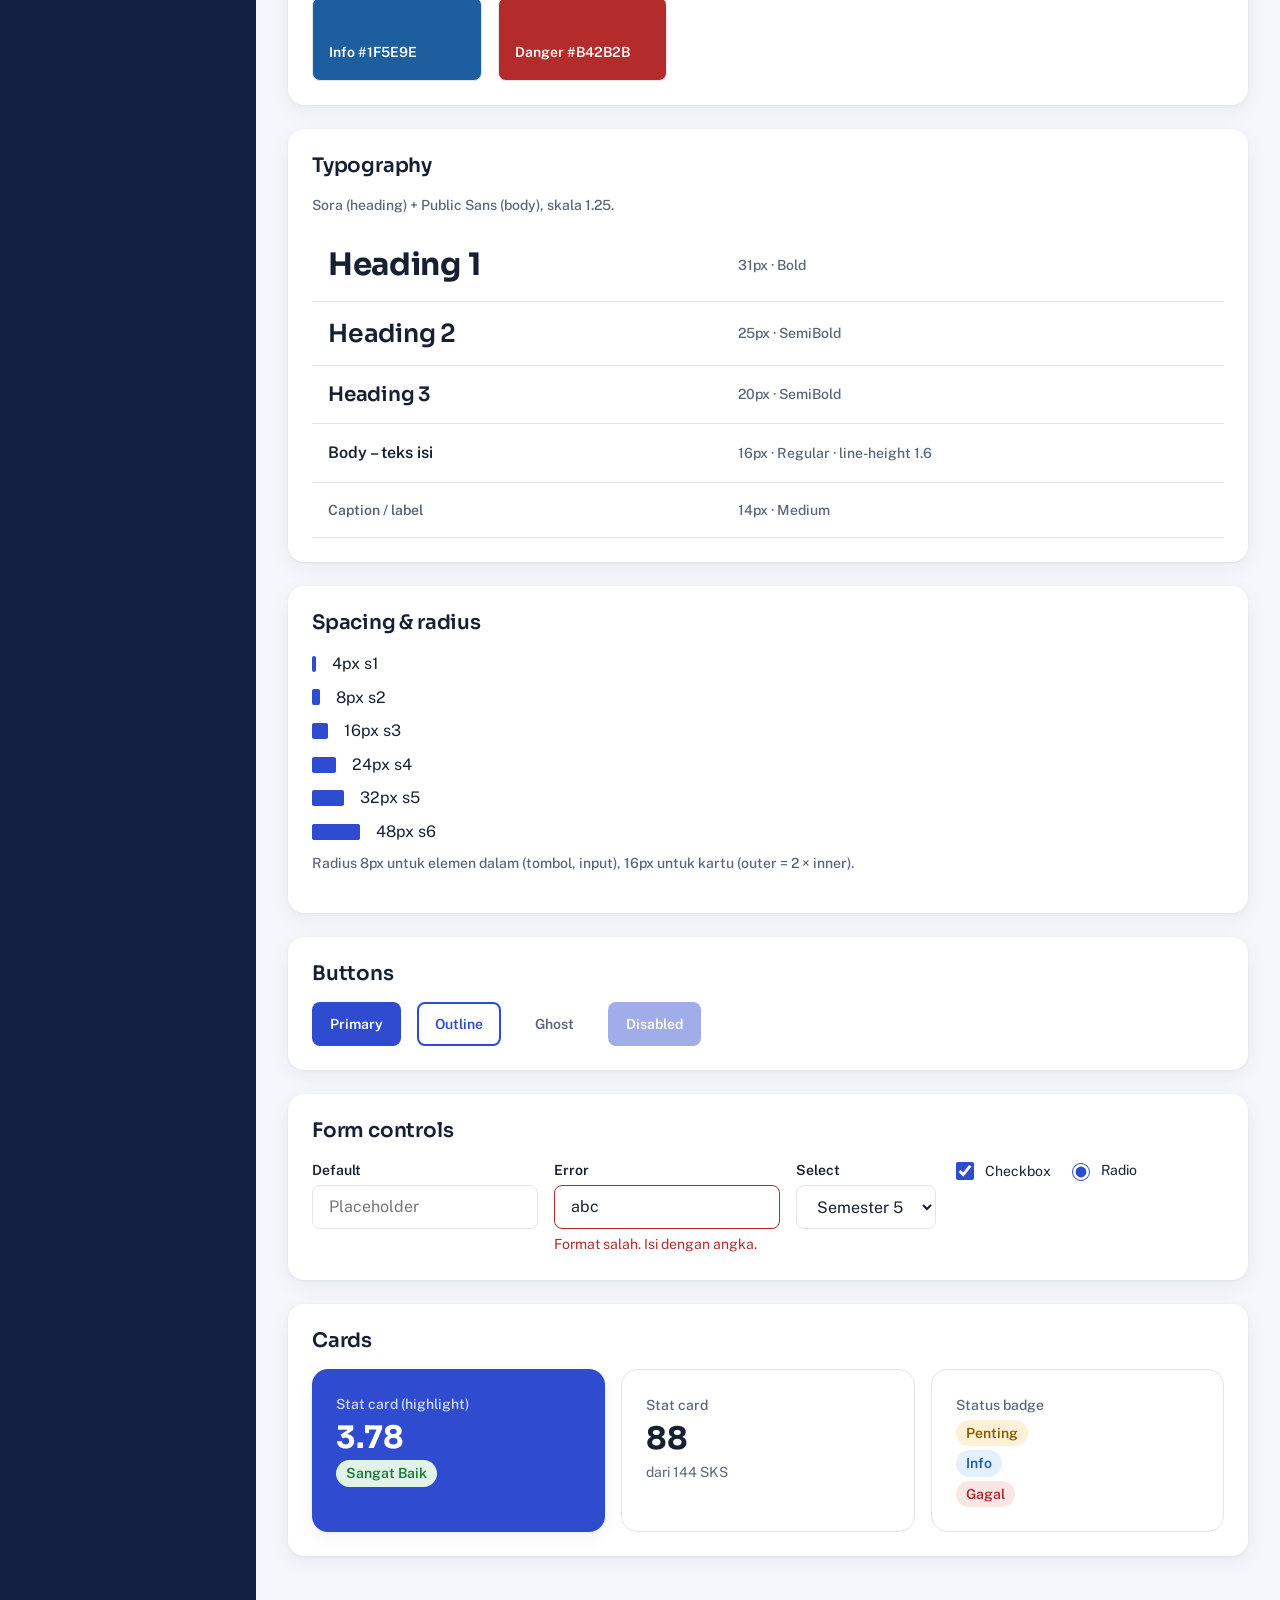
<file: Pertemuan6/Tugas/index.html>
<!doctype html>
<html lang="id">

<head>
    <meta charset="UTF-8" />
    <meta name="viewport" content="width=device-width, initial-scale=1.0" />
    <title>Dashboard Mahasiswa</title>
    <link rel="preconnect" href="https://fonts.googleapis.com" />
    <link
        href="https://fonts.googleapis.com/css2?family=Public+Sans:wght@400;500;600&family=Sora:wght@600;700&display=swap"
        rel="stylesheet" />
    <link rel="stylesheet" href="css/style.css" />
</head>

<body>
    <div class="dashboard">
        <aside class="sidebar">
            <div class="sidebar-brand">
                <div class="logo">A</div>
                <div>
                    <h2>Akademik</h2><span>Portal Mahasiswa</span>
                </div>
            </div>
            <nav class="sidebar-menu">
                <a href="#" class="active">Dashboard</a>
                <a href="#">Jadwal Kuliah</a>
                <a href="#">KRS</a>
                <a href="#">Hasil Studi</a>
                <a href="#">Keuangan</a>
                <a href="#">Pengaturan</a>
                <a href="#design-system">Design System</a>
            </nav>
        </aside>

        <main class="main">
            <header class="topbar">
                <div>
                    <h1>Selamat datang, Nerissa</h1>
                    <p class="caption">Senin, 26 Oktober 2026 · Anda punya 3 kuliah hari ini</p>
                </div>
                <div class="profile">
                    <img src="images/HBuwGmvbgAYqdU3.png" alt="Foto profil Nerissa Ravencroft" />
                    <div><strong>Nerissa Ravencroft</strong><span>Mahasiswa</span></div>
                </div>
            </header>

            <section class="stat-grid">
                <div class="stat-card highlight">
                    <span class="stat-label">IPK</span>
                    <strong class="stat-value">3.78</strong>
                    <span class="status success">Sangat Baik</span>
                </div>
                <div class="stat-card">
                    <span class="stat-label">SKS ditempuh</span>
                    <strong class="stat-value">88</strong>
                    <div class="progress" role="progressbar" aria-valuenow="88" aria-valuemax="144"><i
                            style="width:61%"></i></div>
                    <span class="stat-info">dari 144 SKS</span>
                </div>
                <div class="stat-card">
                    <span class="stat-label">Mata kuliah</span>
                    <strong class="stat-value">7</strong>
                    <span class="stat-info">Semester berjalan</span>
                </div>
                <div class="stat-card">
                    <span class="stat-label">Status</span>
                    <strong class="stat-value">Aktif</strong>
                    <span class="status success">Terdaftar</span>
                </div>
            </section>

            <div class="content-grid">
                <section class="panel">
                    <div class="panel-header">
                        <h2>Jadwal hari ini</h2>
                        <button class="btn btn-outline">Lihat semua</button>
                    </div>
                    <div class="schedule">
                        <div class="schedule-item now">
                            <div class="schedule-time"><strong>08:00</strong><span>09:40</span></div>
                            <div>
                                <h3>Desain Web</h3>
                                <p>Ruang Lab Komputer 1</p>
                            </div>
                        </div>
                        <div class="schedule-item">
                            <div class="schedule-time"><strong>10:00</strong><span>11:40</span></div>
                            <div>
                                <h3>Basis Data</h3>
                                <p>Ruang 204</p>
                            </div>
                        </div>
                        <div class="schedule-item">
                            <div class="schedule-time"><strong>13:00</strong><span>14:40</span></div>
                            <div>
                                <h3>Pemrograman Web</h3>
                                <p>Laboratorium Komputer 2</p>
                            </div>
                        </div>
                    </div>
                </section>

                <aside class="panel">
                    <div class="panel-header">
                        <h2>Pengumuman</h2>
                    </div>
                    <div class="notification">
                        <span class="status warning">Penting</span>
                        <h3>Pengisian KRS</h3>
                        <p>Pengisian KRS semester berikutnya dibuka pada 24 Agustus 2026.</p>
                        <button class="btn btn-primary">Isi KRS</button>
                    </div>
                    <div class="notification">
                        <span class="status info">Informasi</span>
                        <h3>Seminar Akademik</h3>
                        <p>Seminar akademik akan dilaksanakan di auditorium universitas.</p>
                    </div>
                </aside>
            </div>

            <section class="panel table-panel">
                <div class="panel-header">
                    <h2>Mata kuliah semester ini</h2>
                </div>
                <div class="toolbar">
                    <div class="field"><label for="cari">Cari mata kuliah</label><input class="input" id="cari"
                            type="search" placeholder="Contoh: Basis Data" /></div>
                    <div class="field"><label for="smt">Semester</label><select class="input" id="smt">
                            <option>Semester 5</option>
                            <option>Semester 4</option>
                        </select></div>
                </div>
                <div class="table-responsive">
                    <table>
                        <thead>
                            <tr>
                                <th>Mata Kuliah</th>
                                <th>SKS</th>
                                <th>Dosen</th>
                                <th>Status</th>
                            </tr>
                        </thead>
                        <tbody>
                            <tr>
                                <td data-label="Mata kuliah">Desain Web</td>
                                <td data-label="SKS">3</td>
                                <td data-label="Dosen">Saka Wijaya</td>
                                <td data-label="Status"><span class="status success">Aktif</span></td>
                            </tr>
                            <tr>
                                <td data-label="Mata kuliah">Basis Data</td>
                                <td data-label="SKS">3</td>
                                <td data-label="Dosen">Maura Anastasya</td>
                                <td data-label="Status"><span class="status success">Aktif</span></td>
                            </tr>
                            <tr>
                                <td data-label="Mata kuliah">Pemrograman Web</td>
                                <td data-label="SKS">3</td>
                                <td data-label="Dosen">Sadib Satya</td>
                                <td data-label="Status"><span class="status success">Aktif</span></td>
                            </tr>
                        </tbody>
                    </table>
                </div>
            </section>

            <section class="ds" id="design-system">
                <h2>Simple Design System</h2>
                <p class="caption">Token dan komponen yang dipakai di halaman ini (css/style.css).</p>

                <div class="panel">
                    <h3>Colors</h3>
                    <div class="sw">
                        <div style="background:#2F4BD0;color:#fff">Primary 600 #2F4BD0</div>
                        <div style="background:#2239A8;color:#fff">Primary 700 #2239A8</div>
                        <div style="background:#E8ECFC">Primary 100 #E8ECFC</div>
                        <div style="background:#F59E0B">Accent 500 #F59E0B</div>
                        <div style="background:#142041;color:#fff">Sidebar #142041</div>
                        <div style="background:#172033;color:#fff">Ink #172033</div>
                        <div style="background:#5B6578;color:#fff">Muted #5B6578</div>
                        <div style="background:#F4F6FB">Background #F4F6FB</div>
                        <div style="background:#1C7A3E;color:#fff">Success #1C7A3E</div>
                        <div style="background:#8A5A00;color:#fff">Warning #8A5A00</div>
                        <div style="background:#1F5E9E;color:#fff">Info #1F5E9E</div>
                        <div style="background:#B42B2B;color:#fff">Danger #B42B2B</div>
                    </div>
                </div>

                <div class="panel">
                    <h3>Typography</h3>
                    <p class="caption">Sora (heading) + Public Sans (body), skala 1.25.</p>
                    <table class="type">
                        <tr>
                            <td>
                                <h1>Heading 1</h1>
                            </td>
                            <td class="caption">31px · Bold</td>
                        </tr>
                        <tr>
                            <td>
                                <h2>Heading 2</h2>
                            </td>
                            <td class="caption">25px · SemiBold</td>
                        </tr>
                        <tr>
                            <td>
                                <h3 style="margin:0">Heading 3</h3>
                            </td>
                            <td class="caption">20px · SemiBold</td>
                        </tr>
                        <tr>
                            <td>Body – teks isi</td>
                            <td class="caption">16px · Regular · line-height 1.6</td>
                        </tr>
                        <tr>
                            <td class="caption">Caption / label</td>
                            <td class="caption">14px · Medium</td>
                        </tr>
                    </table>
                </div>

                <div class="panel">
                    <h3>Spacing &amp; radius</h3>
                    <div class="sp"><i style="width:4px"></i>4px s1</div>
                    <div class="sp"><i style="width:8px"></i>8px s2</div>
                    <div class="sp"><i style="width:16px"></i>16px s3</div>
                    <div class="sp"><i style="width:24px"></i>24px s4</div>
                    <div class="sp"><i style="width:32px"></i>32px s5</div>
                    <div class="sp"><i style="width:48px"></i>48px s6</div>
                    <p class="caption">Radius 8px untuk elemen dalam (tombol, input), 16px untuk kartu (outer = 2 ×
                        inner).</p>
                </div>

                <div class="panel">
                    <h3>Buttons</h3>
                    <div class="row">
                        <button class="btn btn-primary">Primary</button><button class="btn btn-outline">Outline</button>
                        <button class="btn btn-ghost">Ghost</button><button class="btn btn-primary"
                            disabled>Disabled</button>
                    </div>
                </div>

                <div class="panel">
                    <h3>Form controls</h3>
                    <div class="row" style="align-items:start">
                        <div class="field"><label>Default</label><input class="input" placeholder="Placeholder" /></div>
                        <div class="field"><label>Error</label><input class="input error" value="abc" /><span
                                class="help">Format salah. Isi dengan angka.</span></div>
                        <div class="field"><label>Select</label><select class="input">
                                <option>Semester 5</option>
                            </select></div>
                        <label class="check"><input type="checkbox" checked /> Checkbox</label>
                        <label class="check"><input type="radio" checked /> Radio</label>
                    </div>
                </div>

                <div class="panel">
                    <h3>Cards</h3>
                    <div class="stat-grid" style="grid-template-columns:repeat(auto-fit,minmax(200px,1fr));margin:0">
                        <div class="stat-card highlight"><span class="stat-label">Stat card (highlight)</span><strong
                                class="stat-value">3.78</strong><span class="status success">Sangat Baik</span></div>
                        <div class="stat-card" style="box-shadow:none;border:1px solid var(--line)"><span
                                class="stat-label">Stat card</span><strong class="stat-value">88</strong><span
                                class="stat-info">dari 144 SKS</span></div>
                        <div class="stat-card" style="box-shadow:none;border:1px solid var(--line)"><span
                                class="stat-label">Status badge</span><span class="status warning">Penting</span><span
                                class="status info">Info</span><span class="status danger">Gagal</span></div>
                    </div>
                </div>
            </section>
        </main>
    </div>
</body>

</html>
</file>
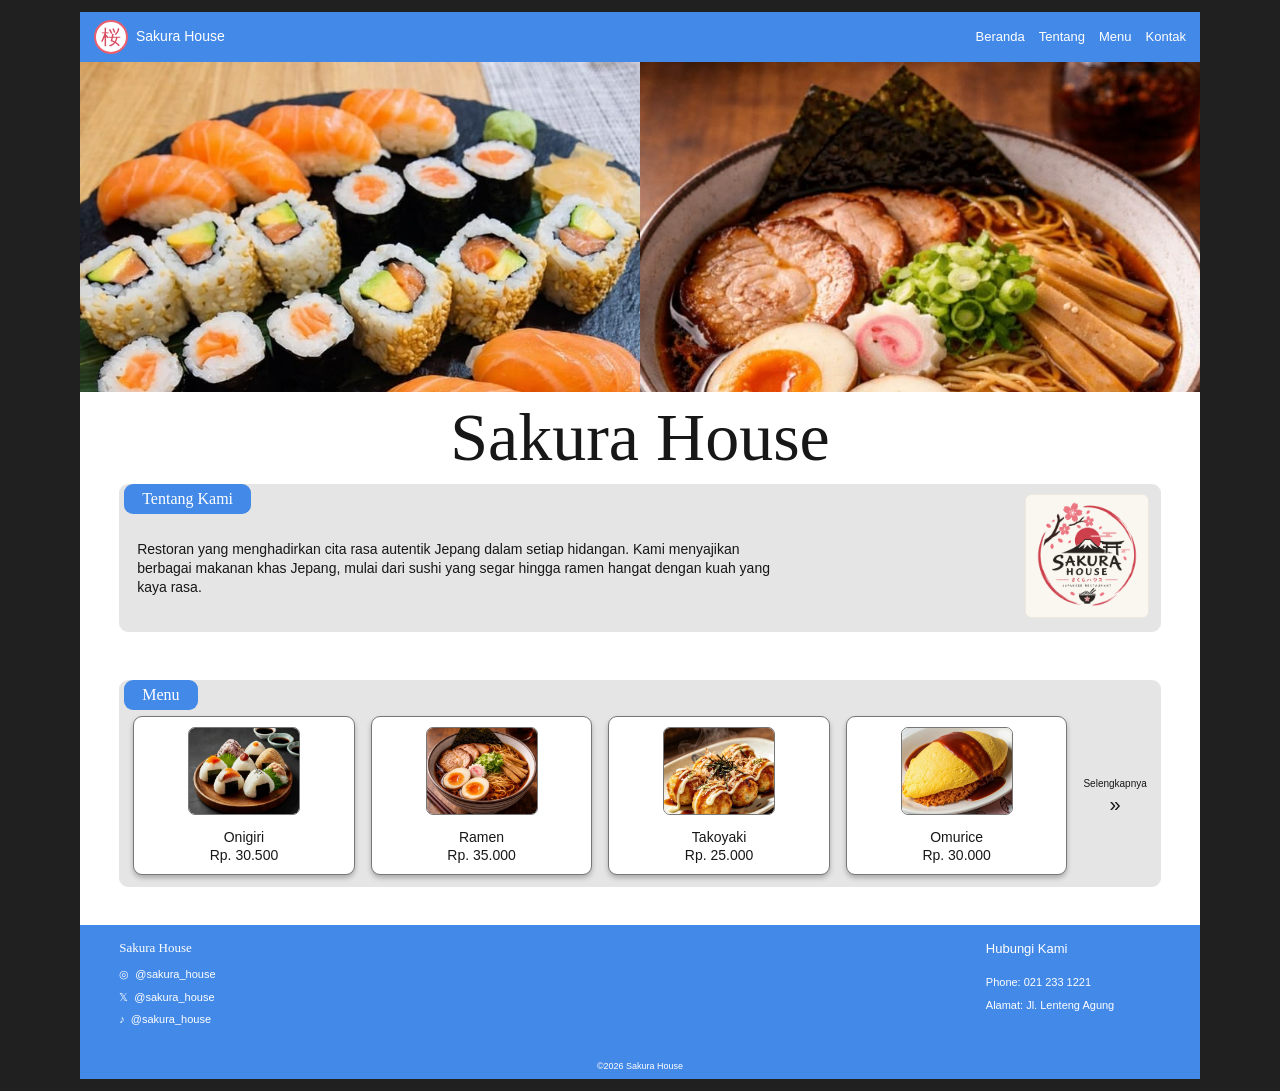
<file: Pertemuan6/quiz6/quiz/index.html>
<!doctype html>
<html lang="id">
  <head>
    <meta charset="UTF-8" />
    <meta name="viewport" content="width=device-width, initial-scale=1.0" />
    <meta
      name="description"
      content="Nikmati sushi, ramen, dan hidangan Jepang autentik di Sakura House."
    />
    <title>Sakura House | Japanese Restaurant</title>
    <link rel="stylesheet" href="CSS/style.css" />
  </head>
  <body>
    <div class="site-shell">
      <header class="site-header">
        <a class="brand" href="#beranda" aria-label="Sakura House, beranda">
          <span class="brand-mark" aria-hidden="true">桜</span>
          <span>Sakura House</span>
        </a>
        <nav class="main-nav" aria-label="Navigasi utama">
          <a href="#beranda">Beranda</a>
          <a href="#tentang">Tentang</a>
          <a href="#menu">Menu</a>
          <a href="#kontak">Kontak</a>
        </nav>
      </header>

      <main>
        <section id="beranda" class="hero" aria-label="Hidangan Sakura House">
          <img
            src="images/92f775a2ebd31b4bf0ced1bca1b8e3c1ecd139f2.jpg"
            alt="Sushi dan nigiri segar"
          />
          <img
            src="images/7f8044870bafff413f6d1b5aa2dd750b27dee3c8.jpg"
            alt="Semangkuk ramen dengan topping"
          />
        </section>

        <div class="page-content">
          <h1 class="page-title">Sakura House</h1>

          <section id="tentang" class="about section-panel">
            <h2 class="section-label">Tentang Kami</h2>
            <p>
              Restoran yang menghadirkan cita rasa autentik Jepang dalam setiap
              hidangan. Kami menyajikan berbagai makanan khas Jepang, mulai
              dari sushi yang segar hingga ramen hangat dengan kuah yang kaya
              rasa.
            </p>
            <img
              class="about-emblem"
              src="images/6f2c712eb7b944d2632edb1ab22cee276c6bff74.png"
              alt="Logo Sakura House"
            />
          </section>

          <section id="menu" class="menu-section section-panel">
            <h2 class="section-label">Menu</h2>
            <div class="menu-list">
              <article class="menu-card">
                <img
                  src="images/4b06d04983d6703dd224ffbedf521467305b431d.jpg"
                  alt="Sajian onigiri dan sushi"
                  loading="lazy"
                />
                <h3>Onigiri</h3>
                <p>Rp. 30.500</p>
              </article>
              <article class="menu-card">
                <img
                  src="images/7f8044870bafff413f6d1b5aa2dd750b27dee3c8.jpg"
                  alt="Ramen dengan telur dan daging"
                  loading="lazy"
                />
                <h3>Ramen</h3>
                <p>Rp. 35.000</p>
              </article>
              <article class="menu-card">
                <img
                  src="images/f6080f950c85b9330d21ffb300bef36447f96ac9.jpg"
                  alt="Takoyaki dengan saus dan taburan"
                  loading="lazy"
                />
                <h3>Takoyaki</h3>
                <p>Rp. 25.000</p>
              </article>
              <article class="menu-card">
                <img
                  src="images/c4b51712dc78848ce265ce5e1e850274052d2798.jpg"
                  alt="Omurice dengan saus"
                  loading="lazy"
                />
                <h3>Omurice</h3>
                <p>Rp. 30.000</p>
              </article>
              <a class="more-menu" href="#kontak">
                <span>Selengkapnya</span>
                <span aria-hidden="true">&raquo;</span>
              </a>
            </div>
          </section>
        </div>
      </main>

      <footer id="kontak" class="site-footer">
        <div class="footer-content">
          <div class="social-links">
            <a class="footer-brand" href="#beranda">Sakura House</a>
            <a href="https://instagram.com/sakura_house">◎ &nbsp;@sakura_house</a>
            <a href="https://x.com/sakura_house">𝕏 &nbsp;@sakura_house</a>
            <a href="https://tiktok.com/@sakura_house">♪ &nbsp;@sakura_house</a>
          </div>
          <address class="contact-info">
            <h2>Hubungi Kami</h2>
            <a href="tel:+622123331221">Phone: 021 233 1221</a>
            <p>Alamat: Jl. Lenteng Agung</p>
          </address>
        </div>
        <p class="copyright">&copy;2026 Sakura House</p>
      </footer>
    </div>
  </body>
</html>
</file>
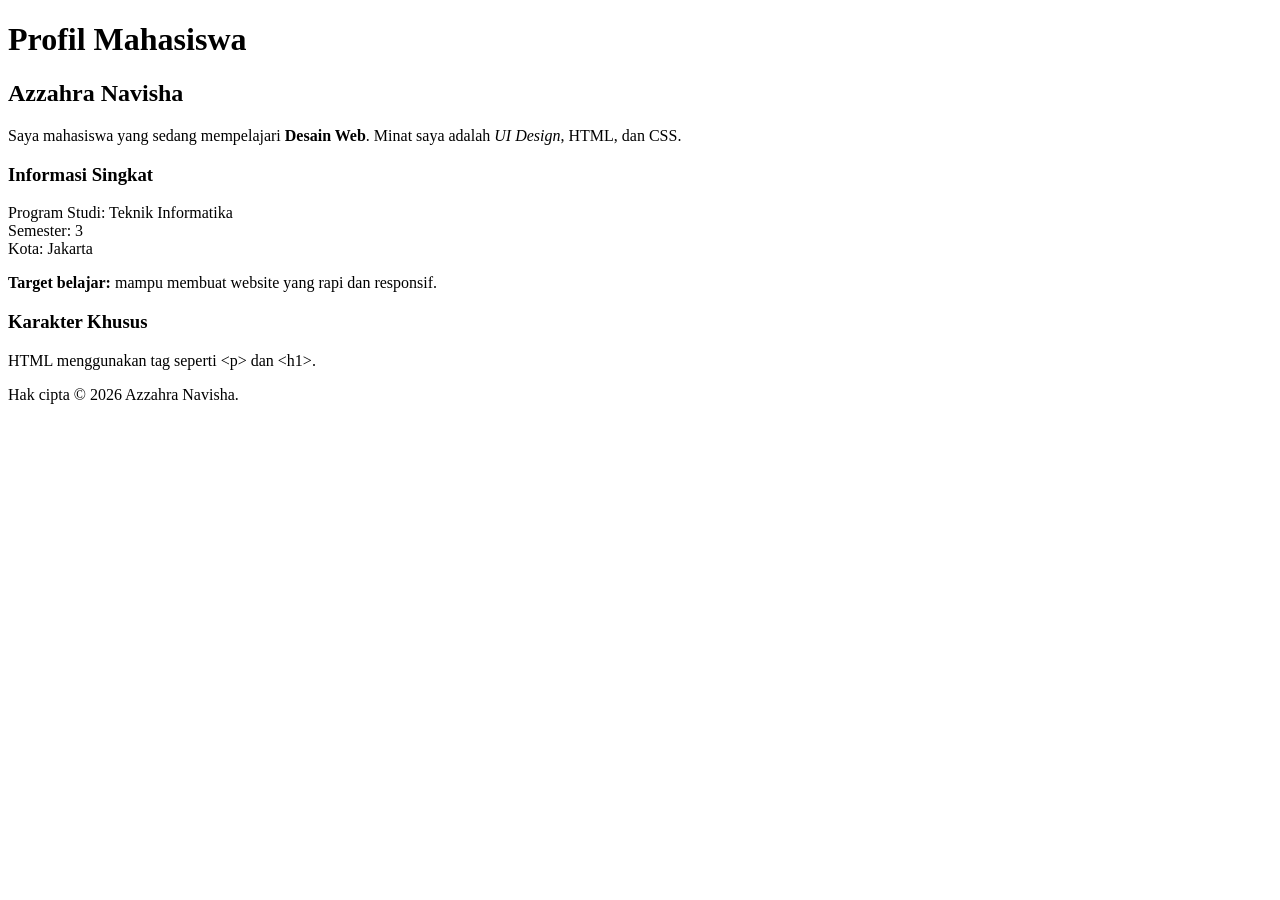
<file: Pertemuan1/Tugas1.html>
<!DOCTYPE htmL>
<html Lang="id">

<head>
    <meta charset="UTF-8">
    <meta name="viewport" content="width=device-width, initial-scale=1.0">
    <title>Profil Mahasiswa </title>
</head>

<body>
    <h1>Profil Mahasiswa</h1>
    <h2>Azzahra Navisha</h2>
    <p>Saya mahasiswa yang sedang mempelajari <strong>Desain Web</strong>.
        Minat saya adalah <em>UI Design</em>, HTML, dan CSS.</p>
    <h3>Informasi Singkat</h3>
    <p>Program Studi: Teknik Informatika<br>
        Semester: 3<br>
        Kota: Jakarta</p>
    <p><b>Target belajar: </b> mampu membuat website yang rapi dan responsif. </p>
    <h3>Karakter Khusus</h3>
    <p>HTML menggunakan tag seperti &lt;p&gt; dan &lt;h1&gt;. </p>
    <p>Hak cipta &copy; 2026 Azzahra Navisha. </p>
</body>

</html>
</file>
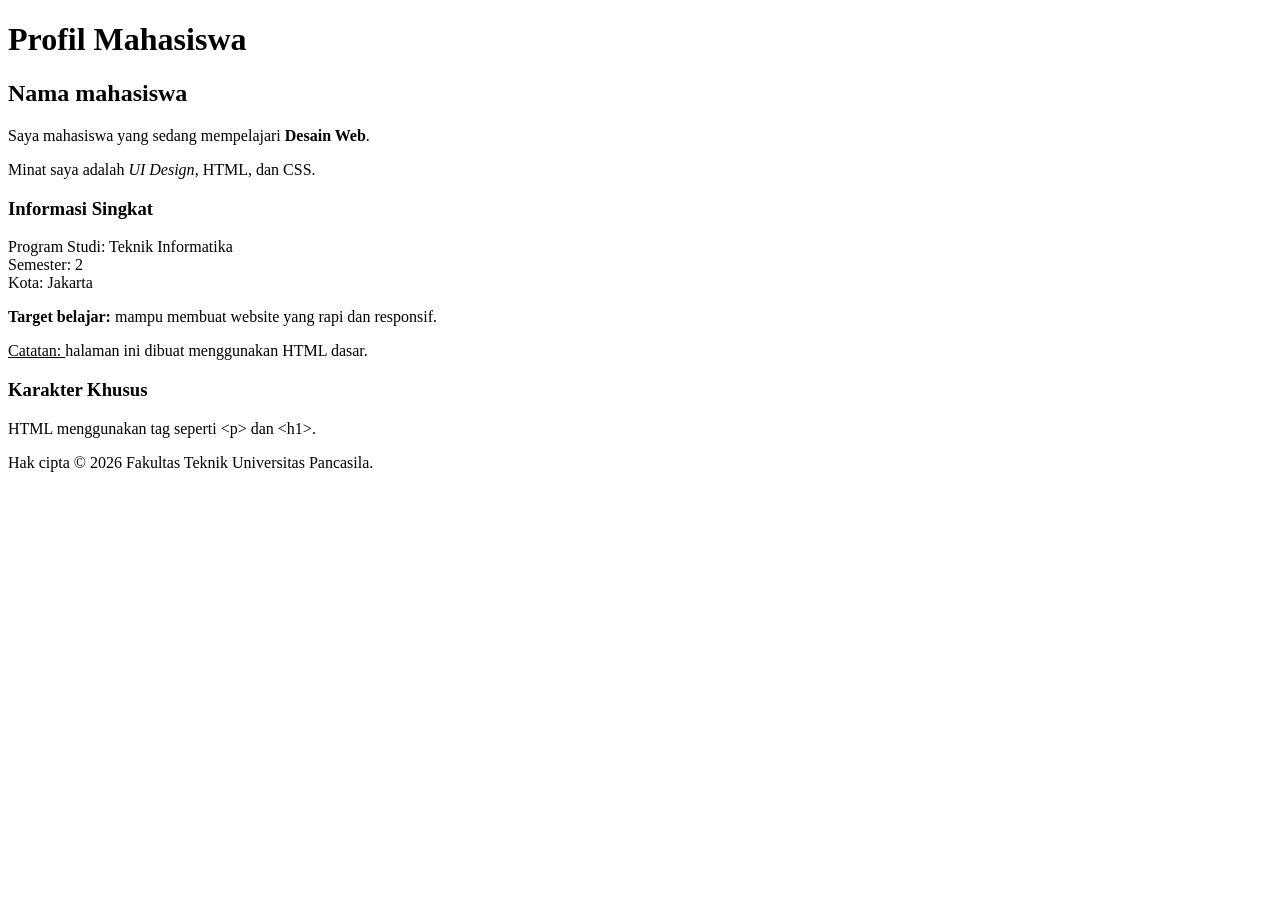
<file: Pertemuan1/contoh/contoh1.html>
<!DOCTYPE htmL>
<html Lang="id">
<head>
    <meta charset="UTF-8">
    <meta name="viewport" content="width=device-width, initial-scale=1.0">
    <title>Profil Mahasiswa </title>
</head>
<body>
    <h1>Profil Mahasiswa</h1>
    <h2>Nama mahasiswa</h2>
    <p>Saya mahasiswa yang sedang mempelajari <strong>Desain Web</strong>. </p>
    <p>Minat saya adalah <em>UI Design</em>, HTML, dan CSS. </p>
    <h3>Informasi Singkat</h3>
    <p>Program Studi: Teknik Informatika<br>
        Semester: 2<br>
        Kota: Jakarta</p>
    <p><b>Target belajar: </b> mampu membuat website yang rapi dan responsif. </p>
    <p><u>Catatan: </u> halaman ini dibuat menggunakan HTML dasar. </p>
    <h3>Karakter Khusus</h3>
    <p>HTML menggunakan tag seperti &lt;p&gt; dan &lt;h1&gt;. </p>
    <p>Hak cipta &copy; 2026 Fakultas Teknik Universitas Pancasila. </p>
</body>
</html>
</file>
<file: Pertemuan2/css/style.css>
body {
    font-family: Arial, sans-serif;
    margin: 30px;
}
h1 {
    color: darkblue;
}
h2 {
    color: darkgreen;
}
img {
    border-radius: 10px;
}
.daftar-keahlian {
    line-height: 1.8;
}
a {
    text-decoration: none;
}
a:hover {
    text-decoration: underline;
}
</file>
<file: Pertemuan4/css/style.css>
/* Pengaturan dasar */
body {
    font-family: georgia, 'Times New Roman', Times, serif;
    margin: 0;
    line-height: 1.6;
    color: #333333;
}

/* Header */
header {
    background-color: #366da3;
    color: white;
    padding: 20px;
    text-align: center;
}

header nav a {
    color: white;
    margin: 0 10px;
    text-decoration: none;
}

header nav a:hover {
    text-decoration: underline;
}

/*Hero: foto profil + id khusus*/
#hero {
    background-color: #29aad9;
    color: white;
    text-align: center;
    padding: 40px 20px;
}

.foto-profil {
    width: 120px;
    height: 120px;
    border-radius: 50%;
    object-fit: cover;
    border: 4px solid white;
    margin-bottom: 20px;
}

main {
    width: 85%;
    margin: 30px auto;
}

main selection {
    margin-bottom: 40px;
}

/* Class: card, dipakai berulang untuk 3 card */
.card-wrapper {
    display: flex;
    justify-content: center;
    flex-wrap: wrap;
    gap: 20px;
}

.card {
    background-color: #f4f4f4;
    width: 220px;
    padding: 20px;
    border: 2px solid #dddddd;
    border-radius: 10px;
    box-sizing: border-box;
}

/* Kontak */
.kontak-list {
    list-style: none;
    padding: 0;
}

.kontak-list li {
    margin-bottom: 8px;
}

.kontak-list a {
    color: #006699;
    text-decoration: none;
}

.kontak-list a:hover {
    text-decoration: underline;
}

.button {
    display: inline-block;
    margin-top: 10px;
    padding: 10px 20px;
    background-color: #29aad9;
    color: white;
    text-decoration: none;
    border-radius: 25px;
}

.button:hover {
    background-color: #2e7d32;
}

footer {
    background-color: #222;
    color: white;
    text-align: center;
    padding: 15px;
}

/* Responsive: layar kecil (tablet kebawah) */
@media (max-width: 768px) {
    .card-wrapper {
        flex-direction: column;
        align-items: center;
    }

    .card {
        width: 90%;
    }

    #hero h2 {
        font-size: 20px;
    }

    header nav a {
        display: block;
        margin: 8px 0;
    }
}
</file>
<file: Pertemuan4/Tugas/style.css>
/* Semua CSS ada di satu file ini (tidak tersebar) */
* {
    box-sizing: border-box;
    margin: 0;
    padding: 0;
}

html {
    scroll-behavior: smooth;
    scroll-padding-top: 70px;
}

body {
    font-family: Arial, sans-serif;
    line-height: 1.6;
    color: #2b2b2b;
    background: #faf7f2;
}

/* Reusable */
.container {
    max-width: 1000px;
    margin: 0 auto;
    padding: 0 20px;
}

.section {
    padding-top: 48px;
    padding-bottom: 48px;
}

.button {
    display: inline-block;
    padding: 12px 24px;
    margin-top: 16px;
    background: #b5432a;
    color: #fff;
    text-decoration: none;
    border-radius: 6px;
}

.button:hover {
    background: #8f321f;
}

/* Header */
.site-header {
    position: sticky;
    top: 0;
    z-index: 100;
    background: #3a2e39;
    color: #fff;
}

.bar {
    display: flex;
    justify-content: space-between;
    align-items: center;
    padding-top: 14px;
    padding-bottom: 14px;
}

.site-header nav a {
    color: #fff;
    text-decoration: none;
    margin-left: 16px;
}

/* Hero */
.hero {
    padding: 80px 0;
    background: #f0e3d2;
}

.hero h1 {
    font-size: 2.4rem;
    line-height: 1.2;
    max-width: 16em;
    margin-bottom: 12px;
}

.hero p {
    max-width: 36em;
}

/* Tiga layanan: 3 kolom di desktop */
.section h2 {
    margin-bottom: 20px;
}

.grid {
    display: grid;
    grid-template-columns: repeat(3, 1fr);
    gap: 20px;
}

.card {
    padding: 24px;
    background: #fff;
    border: 1px solid #e6dccd;
    border-radius: 8px;
}

.card h3 {
    margin-bottom: 8px;
}

/* Footer */
.site-footer {
    padding: 24px 20px;
    background: #3a2e39;
    color: #fff;
    text-align: center;
    font-size: 14px;
}

/* Layar kecil: 3 card jadi 1 kolom */
@media (max-width: 767px) {
    .grid {
        grid-template-columns: 1fr;
    }

    .hero {
        padding: 48px 0;
    }

    .hero h1 {
        font-size: 1.8rem;
    }
}
</file>
<file: Pertemuan5/Low Fid/css/style.css>
* {
  box-sizing: border-box;
}

body {
  margin: 0;
  font-family: Arial, sans-serif;
  background-color: #f2f2f2;
  color: #333333;
}

/* HEADER */
.header {
  display: flex;
  justify-content: space-between;
  align-items: center;
  padding: 20px;
  background-color: #dddddd;
  border-bottom: 2px solid #555555;
}

.logo {
  width: 80px;
  height: 40px;
  border: 2px dashed #555555;
  display: flex;
  justify-content: center;
  align-items: center;
}

.judul {
  font-weight: bold;
}

/* NAVBAR */
.navbar {
  display: flex;
  gap: 15px;
  background-color: #cccccc;
  padding: 15px 20px;
  border-bottom: 2px solid #555555;
}

.navbar a {
  text-decoration: none;
  color: #333333;
  font-weight: bold;
}

/* LAYOUT */
.layout {
  display: flex;
  gap: 20px;
  padding: 20px;
}

.sidebar {
  width: 250px;
  border: 2px solid #555555;
  padding: 15px;
  background-color: #e5e5e5;
}

.content {
  flex: 1;
}

.hero {
  border: 2px solid #555555;
  padding: 20px;
  background-color: #e5e5e5;
  margin-bottom: 20px;
}

.image-placeholder {
  height: 150px;
  border: 2px dashed #777777;
  display: flex;
  justify-content: center;
  align-items: center;
  background-color: #dddddd;
  margin-bottom: 15px;
}

button {
  padding: 10px 15px;
  border: 2px solid #555555;
  background-color: #cccccc;
  cursor: pointer;
}

/* CARD */
.card-container {
  display: flex;
  gap: 20px;
  margin-top: 20px;
}

.card {
  flex: 1;
  border: 2px solid #555555;
  padding: 15px;
  background-color: #e5e5e5;
}

.gambar-card {
  height: 120px;
  border: 2px dashed #777777;
  display: flex;
  justify-content: center;
  align-items: center;
  background-color: #dddddd;
}

/* FOOTER */
footer {
  text-align: center;
  padding: 20px;
  border-top: 2px solid #555555;
  background-color: #cccccc;
}

/* RESPONSIVE */
@media (max-width: 768px) {
  .layout {
    flex-direction: column;
  }

  .sidebar,
  .content {
    width: 100%;
  }

  .card-container {
    flex-direction: column;
  }

  .navbar {
    flex-wrap: wrap;
  }
}
</file>
<file: Pertemuan5/Mid Fid/css/style.css>
* {
  box-sizing: border-box;
}

body {
  margin: 0;
  font-family: Arial, sans-serif;
  background-color: #f2f2f2;
  color: #333333;
  line-height: 1.6;
}

.container {
  width: 90%;
  max-width: 1200px;
  margin: auto;
}

/* HEADER */
header {
  background-color: #dddddd;
  border-bottom: 2px solid #777777;
  padding: 20px 0;
}

.header-wrapper {
  display: flex;
  justify-content: space-between;
  align-items: center;
}

.brand {
  display: flex;
  align-items: center;
  gap: 15px;
}

.logo-placeholder {
  width: 70px;
  height: 70px;
  border: 2px dashed #555555;
  display: flex;
  align-items: center;
  justify-content: center;
}

.brand h1 {
  margin: 0;
}

.brand p {
  margin: 0;
}

.profile {
  padding: 10px 20px;
  border: 2px solid #555555;
  background-color: #eeeeee;
}

/* NAV */
nav {
  background-color: #cccccc;
  border-bottom: 2px solid #777777;
}

.nav-wrapper {
  display: flex;
  gap: 10px;
}

nav a {
  display: block;
  padding: 15px 20px;
  text-decoration: none;
  color: #333333;
}

nav a:hover {
  background-color: #aaaaaa;
}

/* MAIN LAYOUT */
.main-layout {
  display: grid;
  grid-template-columns: 230px 1fr;
  gap: 25px;
  margin-top: 30px;
  margin-bottom: 30px;
}

/* SIDEBAR */
.sidebar {
  background-color: #dddddd;
  border: 2px solid #777777;
  padding: 20px;
}

.sidebar h3 {
  margin-top: 0;
}

.sidebar a {
  display: block;
  color: #333333;
  text-decoration: none;
  border-bottom: 1px solid #aaaaaa;
  padding: 12px 0;
}

.sidebar a:hover {
  font-weight: bold;
}

/* CONTENT */
.content {
  min-width: 0;
}

/* HERO */
.hero {
  display: grid;
  grid-template-columns: 2fr 1fr;
  gap: 25px;
  padding: 30px;
  border: 2px solid #777777;
  background-color: #eeeeee;
  margin-bottom: 30px;
}

.hero-image {
  min-height: 220px;
  border: 2px dashed #777777;
  display: flex;
  align-items: center;
  justify-content: center;
  background-color: #dddddd;
}

.label {
  font-size: 13px;
  font-weight: bold;
  letter-spacing: 2px;
}

.hero button {
  padding: 12px 20px;
  border: 2px solid #555555;
  background-color: #cccccc;
  cursor: pointer;
}

/* SECTION TITLE */
.section-title {
  display: flex;
  justify-content: space-between;
  align-items: center;
}

.section-title a {
  color: #333333;
}

/* CARD */
.card-grid {
  display: grid;
  grid-template-columns: repeat(3, 1fr);
  gap: 20px;
}

.card {
  background-color: #eeeeee;
  border: 2px solid #777777;
  padding: 15px;
}

.card-image {
  height: 140px;
  background-color: #dddddd;
  border: 2px dashed #777777;
  display: flex;
  align-items: center;
  justify-content: center;
}

.card a {
  color: #333333;
  font-weight: bold;
}

/* LAYANAN */
.layanan {
  margin-top: 40px;
}

.layanan-grid {
  display: grid;
  grid-template-columns: repeat(4, 1fr);
  gap: 15px;
}

.layanan-item {
  min-height: 100px;
  border: 2px solid #777777;
  background-color: #dddddd;
  display: flex;
  align-items: center;
  justify-content: center;
  font-weight: bold;
}

/* FOOTER */
footer {
  background-color: #cccccc;
  border-top: 2px solid #777777;
  padding: 25px 0;
}

.footer-wrapper {
  display: flex;
  justify-content: space-between;
  align-items: center;
}

/* TABLET */
@media (max-width: 900px) {
  .main-layout {
    grid-template-columns: 1fr;
  }

  .sidebar {
    display: flex;
    flex-wrap: wrap;
    gap: 10px;
  }

  .sidebar h3 {
    width: 100%;
  }

  .sidebar a {
    border: 1px solid #777777;
    padding: 10px;
  }

  .card-grid {
    grid-template-columns: repeat(2, 1fr);
  }

  .layanan-grid {
    grid-template-columns: repeat(2, 1fr);
  }
}

/* SMARTPHONE */
@media (max-width: 600px) {
  .header-wrapper {
    flex-direction: column;
    align-items: flex-start;
    gap: 15px;
  }

  .nav-wrapper {
    flex-direction: column;
  }

  nav a {
    border-bottom: 1px solid #999999;
  }

  .hero {
    grid-template-columns: 1fr;
  }

  .hero-image {
    min-height: 160px;
  }

  .card-grid {
    grid-template-columns: 1fr;
  }

  .layanan-grid {
    grid-template-columns: 1fr;
  }

  .footer-wrapper {
    flex-direction: column;
    align-items: flex-start;
  }
}
</file>
<file: Pertemuan5/Tugas/style.css>
* {
    box-sizing: border-box;
    margin: 0;
    padding: 0;
}

body {
    font-family: Arial, sans-serif;
    color: #222;
    background: #fff;
    padding: 24px;
    line-height: 1.4;
}

.page-title {
    font-size: 1.5rem;
}

.page-sub {
    margin: 4px 0 20px;
    color: #555;
    font-size: 14px;
}

h2 {
    font-size: 1rem;
    margin-bottom: 8px;
}

.frames {
    display: flex;
    gap: 32px;
    align-items: flex-start;
}

.frame.desktop {
    flex: 1 1 780px;
    min-width: 0;
}

.frame.mobile {
    flex: 0 0 375px;
}

/* Wireframe */
.wf {
    border: 2px solid #333;
    padding: 12px;
    background: #f7f7f7;
}

.wf>* {
    position: relative;
    margin-bottom: 10px;
    padding: 12px;
    border: 1px dashed #888;
    background: #fff;
}

.wf>*:last-child {
    margin-bottom: 0;
}

.wf-row {
    display: flex;
    align-items: center;
}

.between {
    justify-content: space-between;
}

.gap {
    gap: 12px;
}

.grow {
    flex: 1;
}

.box {
    border: 1px solid #666;
    background: #e4e4e4;
    padding: 8px 12px;
    font-size: 13px;
    text-align: center;
}

.w-logo {
    width: 80px;
}

.cta {
    background: #bbb;
    font-weight: bold;
    display: inline-block;
    margin-top: 8px;
}

.ph {
    min-height: 100px;
    display: flex;
    align-items: center;
    justify-content: center;
    border: 1px solid #666;
    font-size: 13px;
    margin-top: 8px;
    background: linear-gradient(to top right, transparent calc(50% - 1px), #999 50%, transparent calc(50% + 1px)),
        linear-gradient(to bottom right, transparent calc(50% - 1px), #999 50%, transparent calc(50% + 1px)), #eee;
}

.tall {
    min-height: 140px;
}

.line {
    height: 10px;
    background: #ccc;
    margin: 8px 0;
}

.line.h1 {
    height: 18px;
    width: 60%;
    background: #aaa;
}

.line.short {
    width: 40%;
}

.line.center {
    margin-left: auto;
    margin-right: auto;
}

.cards {
    margin-top: 10px;
}

.card {
    flex: 1;
    min-height: 80px;
    margin-top: 8px;
}

.field {
    text-align: left;
    margin-top: 8px;
}

.tall2 {
    min-height: 70px;
}

.mobile .box.cta {
    display: block;
}

/* Badge anotasi */
.b {
    position: absolute;
    top: -9px;
    left: -9px;
    width: 20px;
    height: 20px;
    border-radius: 50%;
    background: #c62828;
    color: #fff;
    font-size: 12px;
    font-weight: bold;
    display: flex;
    align-items: center;
    justify-content: center;
}

/* Tabel anotasi */
.legend-title {
    margin-top: 28px;
}

.table-wrap {
    overflow-x: auto;
}

table {
    border-collapse: collapse;
    width: 100%;
    font-size: 14px;
}

th,
td {
    border: 1px solid #bbb;
    padding: 8px 10px;
    text-align: left;
    vertical-align: top;
}

th {
    background: #eee;
}

/* Media query: layar kecil */
@media (max-width: 767px) {
    .frames {
        flex-direction: column;
    }

    .frame.mobile {
        flex: none;
        width: 100%;
        max-width: 375px;
    }

    .wf-row.gap {
        flex-wrap: wrap;
    }
}
</file>
<file: Pertemuan6/Tugas/css/style.css>
/* ===== DESIGN TOKENS ===== */
:root {
    /* Colors */
    --primary-600: #2F4BD0;
    --primary-700: #2239A8;
    --primary-100: #E8ECFC;
    --accent-500: #F59E0B;
    --accent-100: #FEF1D6;
    --ink: #172033;
    --muted: #5B6578;
    --line: #E1E5EC;
    --bg: #F4F6FB;
    --surface: #fff;
    --sidebar: #142041;
    --success: #1C7A3E;
    --success-bg: #E2F4E8;
    --warning: #8A5A00;
    --warning-bg: #FEF1D6;
    --info: #1F5E9E;
    --info-bg: #E4F0FC;
    --danger: #B42B2B;
    --danger-bg: #FBE6E6;
    /* Typography (type scale 1.25) */
    --font-head: "Sora", "Segoe UI", system-ui, sans-serif;
    --font-body: "Public Sans", "Segoe UI", system-ui, sans-serif;
    --fs-caption: .875rem;
    --fs-body: 1rem;
    --fs-h3: 1.25rem;
    --fs-h2: 1.5625rem;
    --fs-h1: 1.9375rem;
    /* Spacing */
    --s1: 4px;
    --s2: 8px;
    --s3: 16px;
    --s4: 24px;
    --s5: 32px;
    --s6: 48px;
    /* Radius: outer 16 = 2 x inner 8 */
    --r-inner: 8px;
    --r-outer: 16px;
    --shadow: 0 1px 3px rgba(23, 32, 51, .06), 0 6px 20px rgba(23, 32, 51, .05);
}

* {
    box-sizing: border-box
}

body {
    margin: 0;
    font: 400 var(--fs-body)/1.6 var(--font-body);
    background: var(--bg);
    color: var(--ink)
}

h1,
h2,
h3,
p {
    margin-top: 0
}

h1,
h2,
h3 {
    font-family: var(--font-head);
    line-height: 1.25;
    letter-spacing: -.01em
}

h1 {
    font-size: var(--fs-h1);
    font-weight: 700;
    margin-bottom: 0
}

h2 {
    font-size: var(--fs-h2);
    font-weight: 600;
    margin-bottom: 0
}

h3 {
    font-size: var(--fs-h3);
    font-weight: 600
}

.caption {
    font-size: var(--fs-caption);
    font-weight: 500;
    color: var(--muted)
}

:focus-visible {
    outline: 3px solid var(--accent-500);
    outline-offset: 2px
}

/* ===== BUTTONS ===== */
.btn {
    display: inline-flex;
    align-items: center;
    justify-content: center;
    min-height: 44px;
    padding: 0 var(--s3);
    font: 600 var(--fs-caption) var(--font-body);
    border: 2px solid transparent;
    border-radius: var(--r-inner);
    cursor: pointer;
    text-decoration: none;
    transition: background .15s
}

.btn-primary {
    background: var(--primary-600);
    color: #fff
}

.btn-primary:hover {
    background: var(--primary-700)
}

.btn-outline {
    background: var(--surface);
    color: var(--primary-600);
    border-color: var(--primary-600)
}

.btn-outline:hover {
    background: var(--primary-100)
}

.btn-ghost {
    background: transparent;
    color: var(--muted)
}

.btn-ghost:hover {
    background: var(--bg)
}

.btn:disabled {
    opacity: .45;
    cursor: not-allowed
}

/* ===== FORM ===== */
.field {
    display: grid;
    gap: var(--s1)
}

.field label {
    font-size: var(--fs-caption);
    font-weight: 600
}

.input {
    min-height: 44px;
    padding: 0 var(--s3);
    font: inherit;
    color: var(--ink);
    background: var(--surface);
    border: 1.5px solid var(--line);
    border-radius: var(--r-inner)
}

.input:focus {
    outline: none;
    border-color: var(--primary-600);
    box-shadow: 0 0 0 3px var(--primary-100)
}

.input.error {
    border-color: var(--danger)
}

.help {
    font-size: var(--fs-caption);
    color: var(--danger)
}

.check {
    display: flex;
    gap: var(--s2);
    align-items: center;
    font-size: var(--fs-caption)
}

.check input {
    width: 18px;
    height: 18px;
    accent-color: var(--primary-600)
}

.toolbar {
    display: flex;
    gap: var(--s3);
    flex-wrap: wrap;
    align-items: end;
    margin-bottom: var(--s3)
}

.toolbar .field {
    flex: 1;
    min-width: 160px
}

/* ===== STATUS BADGE ===== */
.status {
    display: inline-block;
    padding: 2px 10px;
    border-radius: 99px;
    font-size: var(--fs-caption);
    font-weight: 600
}

.status.success {
    color: var(--success);
    background: var(--success-bg)
}

.status.warning {
    color: var(--warning);
    background: var(--warning-bg)
}

.status.info {
    color: var(--info);
    background: var(--info-bg)
}

.status.danger {
    color: var(--danger);
    background: var(--danger-bg)
}

/* ===== LAYOUT ===== */
.dashboard {
    display: grid;
    grid-template-columns: 256px 1fr;
    min-height: 100vh
}

.sidebar {
    background: var(--sidebar);
    color: #fff;
    padding: var(--s4) var(--s3)
}

.sidebar-brand {
    display: flex;
    align-items: center;
    gap: var(--s3);
    margin-bottom: var(--s5)
}

.logo {
    width: 44px;
    height: 44px;
    border-radius: var(--r-inner);
    background: var(--accent-500);
    color: var(--ink);
    display: grid;
    place-items: center;
    font: 700 var(--fs-h3) var(--font-head)
}

.sidebar-brand h2 {
    font-size: var(--fs-body);
    color: #fff
}

.sidebar-brand span {
    font-size: var(--fs-caption);
    color: #AAB4CC
}

.sidebar-menu {
    display: flex;
    flex-direction: column;
    gap: var(--s1)
}

.sidebar-menu a {
    color: #C5CCDD;
    text-decoration: none;
    font-weight: 500;
    padding: 12px var(--s3);
    border-radius: var(--r-inner);
    border-left: 3px solid transparent
}

.sidebar-menu a:hover {
    background: rgba(255, 255, 255, .08);
    color: #fff
}

.sidebar-menu .active {
    background: rgba(255, 255, 255, .12);
    color: #fff;
    font-weight: 600;
    border-left-color: var(--accent-500)
}

main {
    padding: var(--s5);
    min-width: 0
}

/* ===== TOPBAR ===== */
.topbar {
    display: flex;
    justify-content: space-between;
    align-items: center;
    gap: var(--s3);
    margin-bottom: var(--s5)
}

.topbar p {
    margin: var(--s1) 0 0
}

.profile {
    display: flex;
    gap: var(--s3);
    align-items: center
}

.profile img {
    width: 48px;
    height: 48px;
    border-radius: 50%;
    object-fit: cover;
    border: 2px solid var(--surface);
    box-shadow: var(--shadow)
}

.profile strong,
.profile span {
    display: block;
    line-height: 1.3
}

.profile span {
    font-size: var(--fs-caption);
    color: var(--muted)
}

/* ===== CARDS (stat + panel) ===== */
.stat-grid {
    display: grid;
    grid-template-columns: repeat(4, 1fr);
    gap: var(--s3);
    margin-bottom: var(--s4)
}

.stat-card,
.panel {
    background: var(--surface);
    border-radius: var(--r-outer);
    box-shadow: var(--shadow)
}

.stat-card {
    padding: var(--s4);
    display: flex;
    flex-direction: column;
    gap: var(--s1);
    align-items: flex-start
}

.stat-label {
    font-size: var(--fs-caption);
    font-weight: 500;
    color: var(--muted)
}

.stat-value {
    font: 700 var(--fs-h1) var(--font-head);
    line-height: 1.2
}

.stat-card.highlight {
    background: var(--primary-600);
    color: #fff
}

.stat-card.highlight .stat-label {
    color: #D5DCFA
}

.stat-info {
    font-size: var(--fs-caption);
    color: var(--muted)
}

.progress {
    width: 100%;
    height: 8px;
    border-radius: 99px;
    background: var(--line);
    overflow: hidden
}

.progress i {
    display: block;
    height: 100%;
    background: var(--accent-500);
    border-radius: 99px
}

.content-grid {
    display: grid;
    grid-template-columns: 2fr 1fr;
    gap: var(--s4);
    margin-bottom: var(--s4)
}

.panel {
    padding: var(--s4)
}

.panel-header {
    display: flex;
    justify-content: space-between;
    align-items: center;
    gap: var(--s3);
    margin-bottom: var(--s4)
}

/* ===== SCHEDULE ===== */
.schedule-item {
    display: grid;
    grid-template-columns: 96px 1fr;
    gap: var(--s4);
    padding: var(--s3) 0;
    border-bottom: 1px solid var(--line)
}

.schedule-item:last-child {
    border-bottom: 0
}

.schedule-time strong,
.schedule-time span {
    display: block;
    line-height: 1.4
}

.schedule-time strong {
    font-family: var(--font-head)
}

.schedule-time span {
    color: var(--muted);
    font-size: var(--fs-caption)
}

.schedule-item h3 {
    font-size: var(--fs-body);
    font-weight: 600;
    margin-bottom: var(--s1)
}

.schedule-item p {
    margin: 0;
    color: var(--muted);
    font-size: var(--fs-caption)
}

.schedule-item.now {
    background: var(--primary-100);
    border-radius: var(--r-inner);
    padding-inline: var(--s3);
    margin-inline: calc(-1*var(--s3));
    border-bottom: 0
}

/* ===== NOTIFICATION ===== */
.notification {
    padding-bottom: var(--s3);
    margin-bottom: var(--s3);
    border-bottom: 1px solid var(--line)
}

.notification h3 {
    font-size: var(--fs-body);
    margin: var(--s2) 0 var(--s1)
}

.notification p {
    font-size: var(--fs-caption);
    color: var(--muted);
    margin-bottom: var(--s3)
}

/* ===== TABLE ===== */
.table-responsive {
    overflow-x: auto
}

table {
    width: 100%;
    border-collapse: collapse
}

th,
td {
    padding: var(--s3);
    text-align: left;
    border-bottom: 1px solid var(--line)
}

th {
    font-size: var(--fs-caption);
    font-weight: 600;
    color: var(--muted);
    background: var(--bg)
}

th:first-child {
    border-radius: var(--r-inner) 0 0 var(--r-inner)
}

th:last-child {
    border-radius: 0 var(--r-inner) var(--r-inner) 0
}

td:first-child {
    font-weight: 600
}

tbody tr:hover {
    background: var(--bg)
}

/* ===== RESPONSIVE ===== */
@media (max-width:1000px) {
    .dashboard {
        grid-template-columns: 200px 1fr
    }

    .stat-grid {
        grid-template-columns: repeat(2, 1fr)
    }

    .content-grid {
        grid-template-columns: 1fr
    }
}

@media (max-width:700px) {
    .dashboard {
        display: block
    }

    .sidebar {
        padding: var(--s3)
    }

    .sidebar-brand {
        margin-bottom: var(--s3)
    }

    .sidebar-menu {
        flex-direction: row;
        overflow-x: auto;
        padding-bottom: var(--s1)
    }

    .sidebar-menu a {
        white-space: nowrap;
        border-left: 0;
        border-bottom: 3px solid transparent;
        border-radius: var(--r-inner) var(--r-inner) 0 0
    }

    .sidebar-menu .active {
        border-bottom-color: var(--accent-500)
    }

    main {
        padding: var(--s3)
    }

    h1 {
        font-size: var(--fs-h2)
    }

    .topbar {
        flex-direction: column-reverse;
        align-items: flex-start
    }

    .stat-grid {
        grid-template-columns: 1fr 1fr;
        gap: var(--s2)
    }

    .stat-card {
        padding: var(--s3)
    }

    .stat-value {
        font-size: var(--fs-h2)
    }

    .panel {
        padding: var(--s3)
    }

    .schedule-item {
        grid-template-columns: 64px 1fr;
        gap: var(--s3)
    }

    .btn {
        width: auto
    }

    /* tabel menjadi daftar kartu */
    thead {
        position: absolute;
        left: -9999px
    }

    tr {
        display: block;
        padding: var(--s3) 0;
        border-bottom: 1px solid var(--line)
    }

    td {
        display: flex;
        justify-content: space-between;
        gap: var(--s3);
        padding: var(--s1) 0;
        border: 0
    }

    td::before {
        content: attr(data-label);
        color: var(--muted);
        font-size: var(--fs-caption)
    }
}

@media (prefers-reduced-motion:reduce) {
    * {
        transition: none !important
    }
}

/* ===== HALAMAN DOKUMENTASI DESIGN SYSTEM ===== */
.ds {
    margin-top: var(--s6);
    scroll-margin-top: var(--s4)
}

.ds>h2 {
    margin-bottom: var(--s1)
}

.ds>p {
    margin-bottom: var(--s4)
}

.ds .panel {
    margin-bottom: var(--s4)
}

.ds h3 {
    margin-bottom: var(--s3)
}

.sw {
    display: grid;
    grid-template-columns: repeat(auto-fill, minmax(140px, 1fr));
    gap: var(--s3)
}

.sw div {
    border-radius: var(--r-inner);
    padding: var(--s3);
    min-height: 84px;
    font-size: var(--fs-caption);
    font-weight: 600;
    display: flex;
    align-items: flex-end;
    border: 1px solid var(--line)
}

.row {
    display: flex;
    gap: var(--s3);
    flex-wrap: wrap;
    align-items: center
}

.sp {
    display: flex;
    align-items: center;
    gap: var(--s3);
    margin-bottom: var(--s2)
}

.sp i {
    display: block;
    height: 16px;
    background: var(--primary-600);
    border-radius: 2px
}

.type td {
    vertical-align: middle
}

@media (max-width:700px) {
    .type td {
        display: block
    }

    .type td::before {
        content: none
    }
}
</file>
<file: Pertemuan6/quiz6/quiz/CSS/style.css>
:root {
  --blue: #4389e8;
  --text: #171717;
  --panel: #e5e5e5;
}

* {
  box-sizing: border-box;
}

html {
  scroll-behavior: smooth;
}

body {
  margin: 0;
  padding: 12px 20px;
  background: #202020;
  color: var(--text);
  font-family: Arial, Helvetica, sans-serif;
  line-height: 1.4;
}

a {
  color: inherit;
}

.site-shell {
  width: 100%;
  max-width: 1120px;
  min-height: calc(100vh - 24px);
  margin: 0 auto;
  background: #fff;
  display: flex;
  flex-direction: column;
}

.site-header {
  min-height: 50px;
  padding: 6px 14px;
  display: flex;
  align-items: center;
  justify-content: space-between;
  gap: 16px;
  background: var(--blue);
  color: #fff;
}

.brand {
  display: inline-flex;
  align-items: center;
  gap: 8px;
  text-decoration: none;
  font-size: 14px;
  transition: opacity 180ms ease;
}

.brand:hover,
.brand:focus-visible {
  opacity: 0.8;
}

.brand-mark {
  width: 34px;
  height: 34px;
  display: grid;
  place-items: center;
  border: 2px solid #e85f70;
  border-radius: 50%;
  background: #fff;
  color: #d84c61;
  font-size: 20px;
}

.main-nav {
  display: flex;
  align-items: center;
  gap: 14px;
}

.main-nav a {
  color: #fff;
  text-decoration: none;
  font-size: 13px;
  transition:
    color 180ms ease,
    transform 180ms ease;
}

.main-nav a:hover,
.main-nav a:focus-visible {
  color: #ffe4a8;
  transform: translateY(-2px);
}

.site-footer a:hover,
.site-footer a:focus-visible {
  text-decoration: underline;
}

.hero {
  height: clamp(190px, 28vw, 330px);
  display: grid;
  grid-template-columns: 1fr 1fr;
  overflow: hidden;
}

.hero img {
  width: 100%;
  height: 100%;
  object-fit: cover;
}

.page-content {
  flex: 1;
  padding: 8px 3.5% 38px;
}

.page-title {
  width: fit-content;
  margin: 0 auto 5px;
  padding: 0 8px 4px;
  font-family: "Segoe Script", "Brush Script MT", cursive;
  font-size: clamp(42px, 7vw, 68px);
  font-weight: 400;
  line-height: 1.1;
  text-align: center;
}

.section-panel {
  position: relative;
  border-radius: 9px;
  background: var(--panel);
}

.about {
  min-height: 148px;
  margin-bottom: 48px;
  padding: 44px 170px 22px 18px;
  display: flex;
  align-items: center;
}

.section-label {
  position: absolute;
  top: 0;
  left: 5px;
  margin: 0;
  padding: 4px 18px;
  border-radius: 9px;
  background: var(--blue);
  color: #fff;
  font-family: Georgia, "Times New Roman", serif;
  font-size: 16px;
  font-weight: 400;
}

.about > p {
  max-width: 650px;
  margin: 0;
  font-size: 14px;
  line-height: 1.35;
}

.about-emblem {
  position: absolute;
  top: 10px;
  right: 12px;
  width: 124px;
  height: 124px;
  border: 1px solid #eee8df;
  border-radius: 7px;
  background: #fffdf9;
  object-fit: contain;
}

.menu-section {
  padding: 36px 14px 12px;
}

.menu-list {
  display: grid;
  grid-template-columns: repeat(4, minmax(0, 1fr)) auto;
  align-items: center;
  gap: 16px;
}

.menu-card {
  min-width: 0;
  min-height: 158px;
  padding: 10px 12px;
  border: 1px solid #777;
  border-radius: 9px;
  background: #fff;
  box-shadow: 0 3px 5px rgb(0 0 0 / 25%);
  text-align: center;
  transition:
    transform 200ms ease,
    box-shadow 200ms ease;
}

.menu-card:hover {
  transform: translateY(-6px);
  box-shadow: 0 8px 14px rgb(0 0 0 / 22%);
}

.menu-card img {
  width: min(100%, 112px);
  height: 88px;
  margin: 0 auto 8px;
  border: 1px solid #777;
  border-radius: 7px;
  object-fit: cover;
  transition: transform 200ms ease;
}

.menu-card:hover img {
  transform: scale(1.04);
}

.menu-card h3,
.menu-card p {
  margin: 0;
  font-size: 14px;
  font-weight: 400;
  line-height: 1.25;
}

.more-menu {
  display: flex;
  flex-direction: column;
  align-items: center;
  gap: 3px;
  min-width: 56px;
  font-size: 10px;
  text-align: center;
  text-decoration: none;
  transition:
    color 180ms ease,
    transform 180ms ease;
}

.more-menu:hover,
.more-menu:focus-visible {
  color: var(--blue);
  transform: translateX(3px);
}

.more-menu span:last-child {
  font-size: 20px;
  line-height: 1;
}

.site-footer {
  position: relative;
  min-height: 154px;
  padding: 14px 3.5% 28px;
  background: var(--blue);
  color: #fff;
}

.footer-content {
  display: flex;
  justify-content: space-between;
  gap: 24px;
}

.social-links,
.contact-info {
  display: flex;
  flex-direction: column;
  align-items: flex-start;
  gap: 7px;
}

.social-links a,
.contact-info a,
.contact-info p {
  color: #fff;
  font-size: 11px;
  text-decoration: none;
}

.social-links .footer-brand {
  margin-bottom: 3px;
  font-family: Georgia, "Times New Roman", serif;
  font-size: 13px;
}

.contact-info {
  min-width: 175px;
  margin: 0;
  font-style: normal;
}

.contact-info h2 {
  margin: 1px 0 10px;
  font-size: 13px;
  font-weight: 400;
}

.contact-info p {
  margin: 0;
}

.copyright {
  position: absolute;
  right: 0;
  bottom: 7px;
  left: 0;
  margin: 0;
  font-size: 9px;
  text-align: center;
}

@media (prefers-reduced-motion: reduce) {
  *,
  *::before,
  *::after {
    scroll-behavior: auto !important;
    transition-duration: 0.01ms !important;
  }
}

@media (max-width: 700px) {
  body {
    padding: 0;
  }

  .site-shell {
    min-height: 100vh;
  }

  .site-header {
    padding: 8px 12px;
  }

  .brand {
    font-size: 12px;
  }

  .brand-mark {
    width: 30px;
    height: 30px;
    font-size: 17px;
  }

  .main-nav {
    gap: 9px;
  }

  .main-nav a {
    font-size: 11px;
  }

  .hero {
    height: 210px;
  }

  .page-content {
    padding: 12px 5% 30px;
  }

  .page-title {
    margin-bottom: 14px;
    font-size: clamp(40px, 10vw, 58px);
  }

  .about {
    min-height: 0;
    margin-bottom: 30px;
    padding: 44px 16px 16px;
    flex-direction: column;
    align-items: flex-start;
    gap: 16px;
  }

  .about > p {
    font-size: 13px;
  }

  .about-emblem {
    position: static;
    align-self: center;
    width: 120px;
    height: 120px;
  }

  .menu-list {
    grid-template-columns: repeat(2, minmax(0, 1fr));
    gap: 12px;
  }

  .menu-card {
    min-height: 150px;
  }

  .more-menu {
    grid-column: 1 / -1;
    flex-direction: row;
    justify-content: center;
    gap: 6px;
    padding: 5px;
    font-size: 12px;
  }

  .site-footer {
    min-height: 170px;
    padding-right: 5%;
    padding-left: 5%;
  }
}

@media (max-width: 420px) {
  .site-header {
    align-items: flex-start;
    flex-direction: column;
    gap: 8px;
  }

  .main-nav {
    width: 100%;
    justify-content: space-between;
  }

  .hero {
    height: 170px;
  }

  .footer-content {
    gap: 12px;
  }

  .contact-info {
    min-width: 145px;
  }
}
</file>
